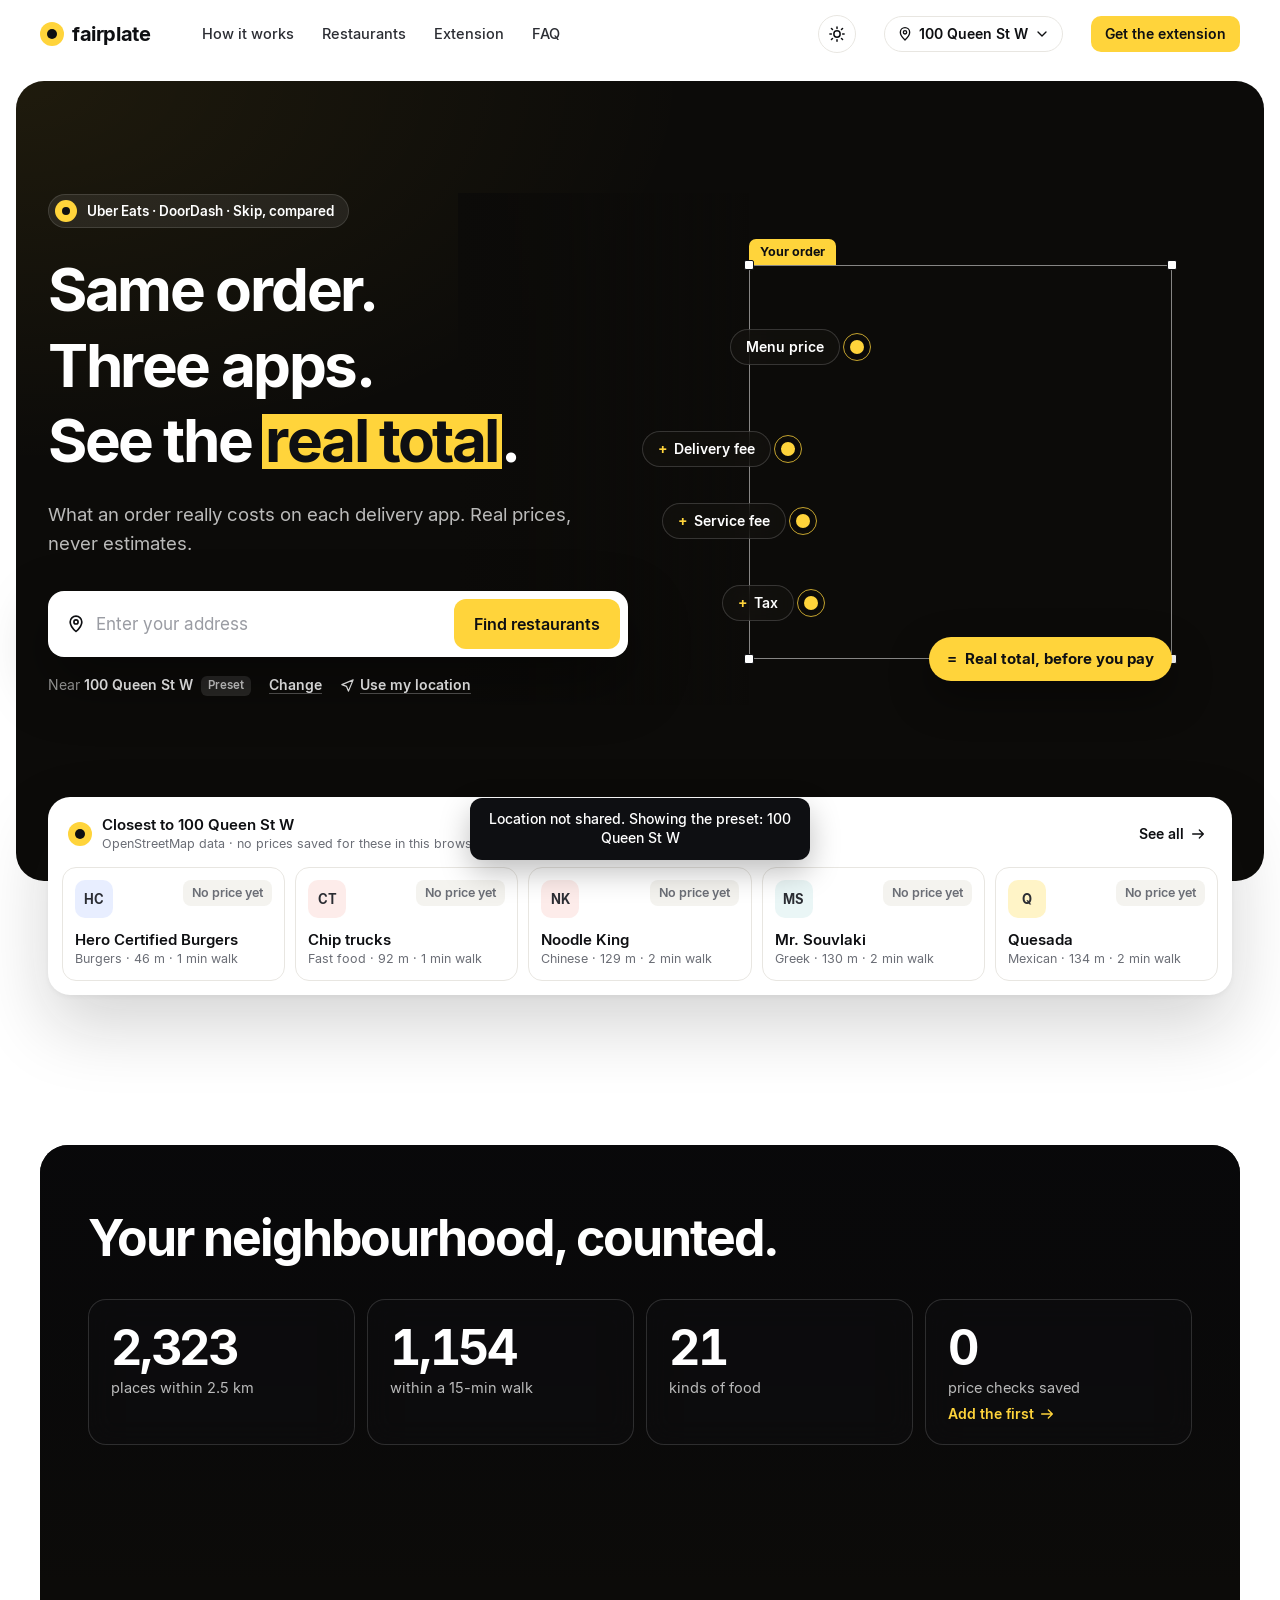
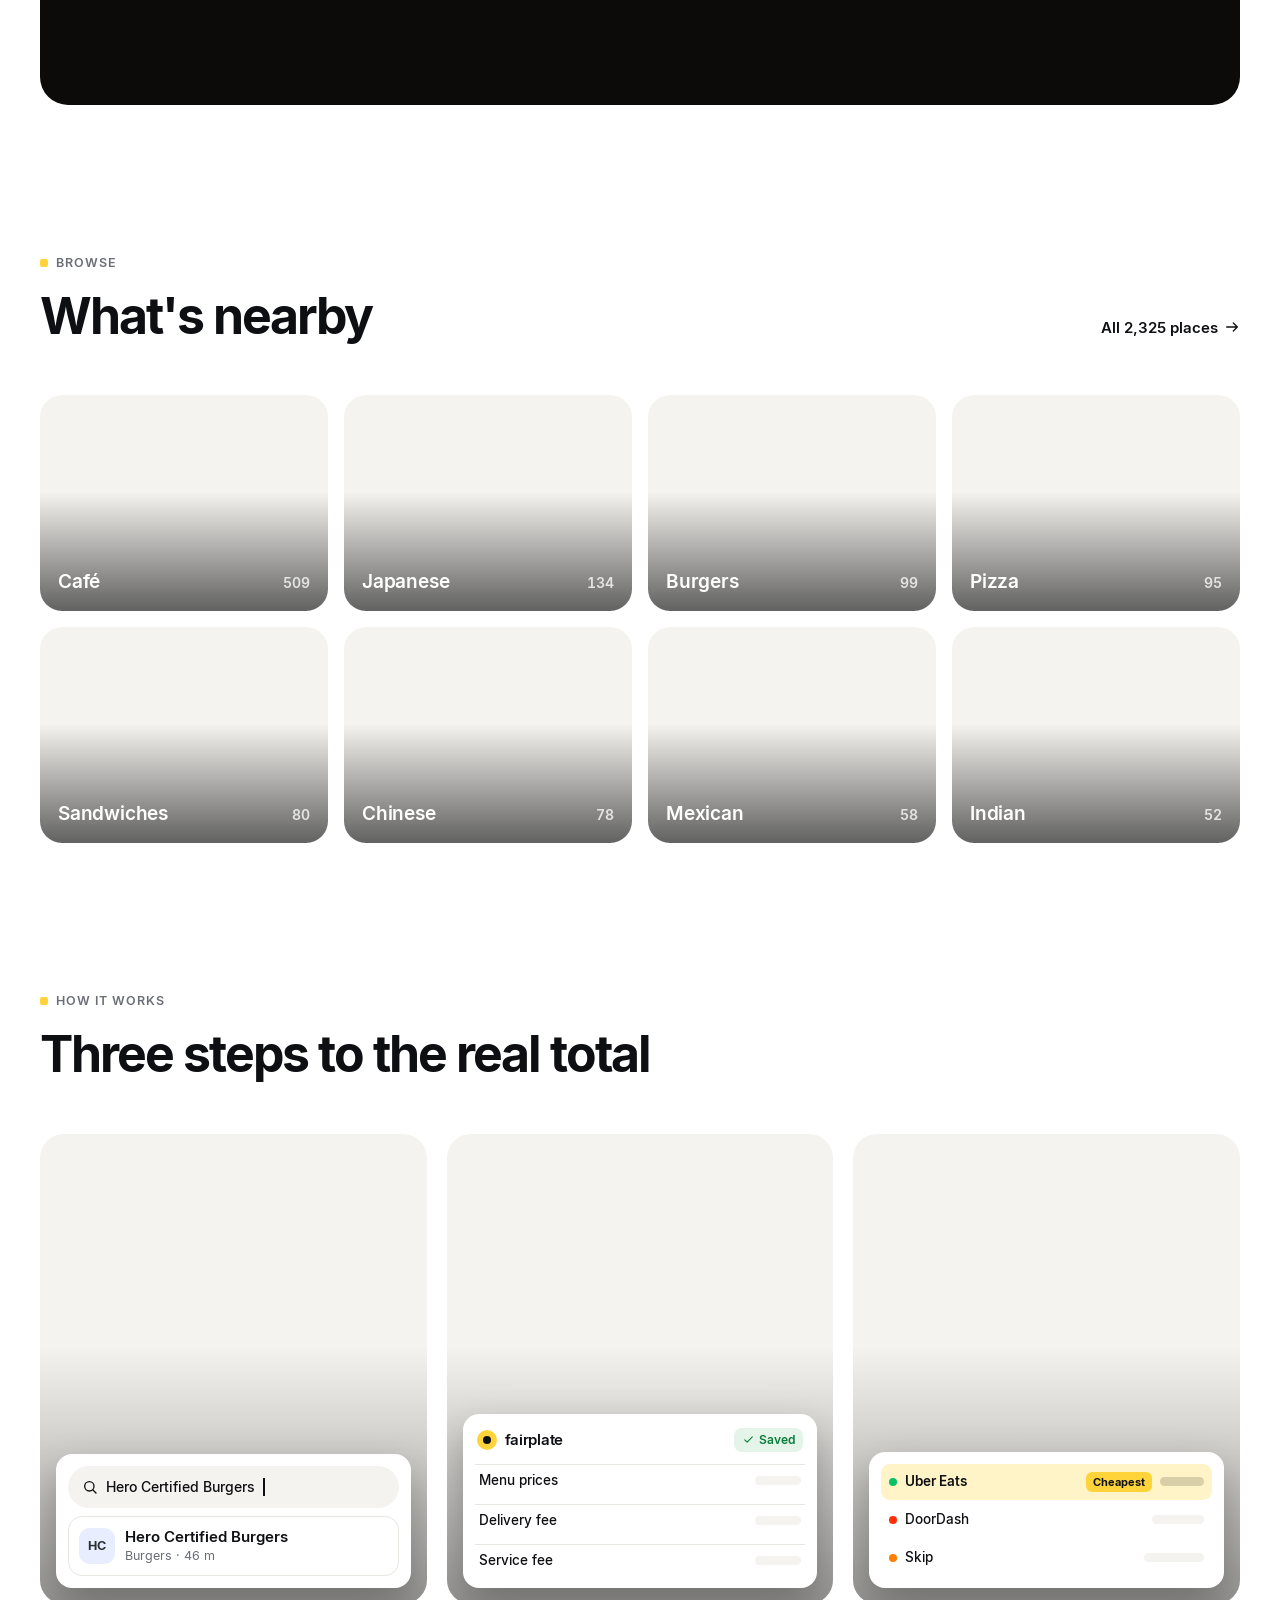
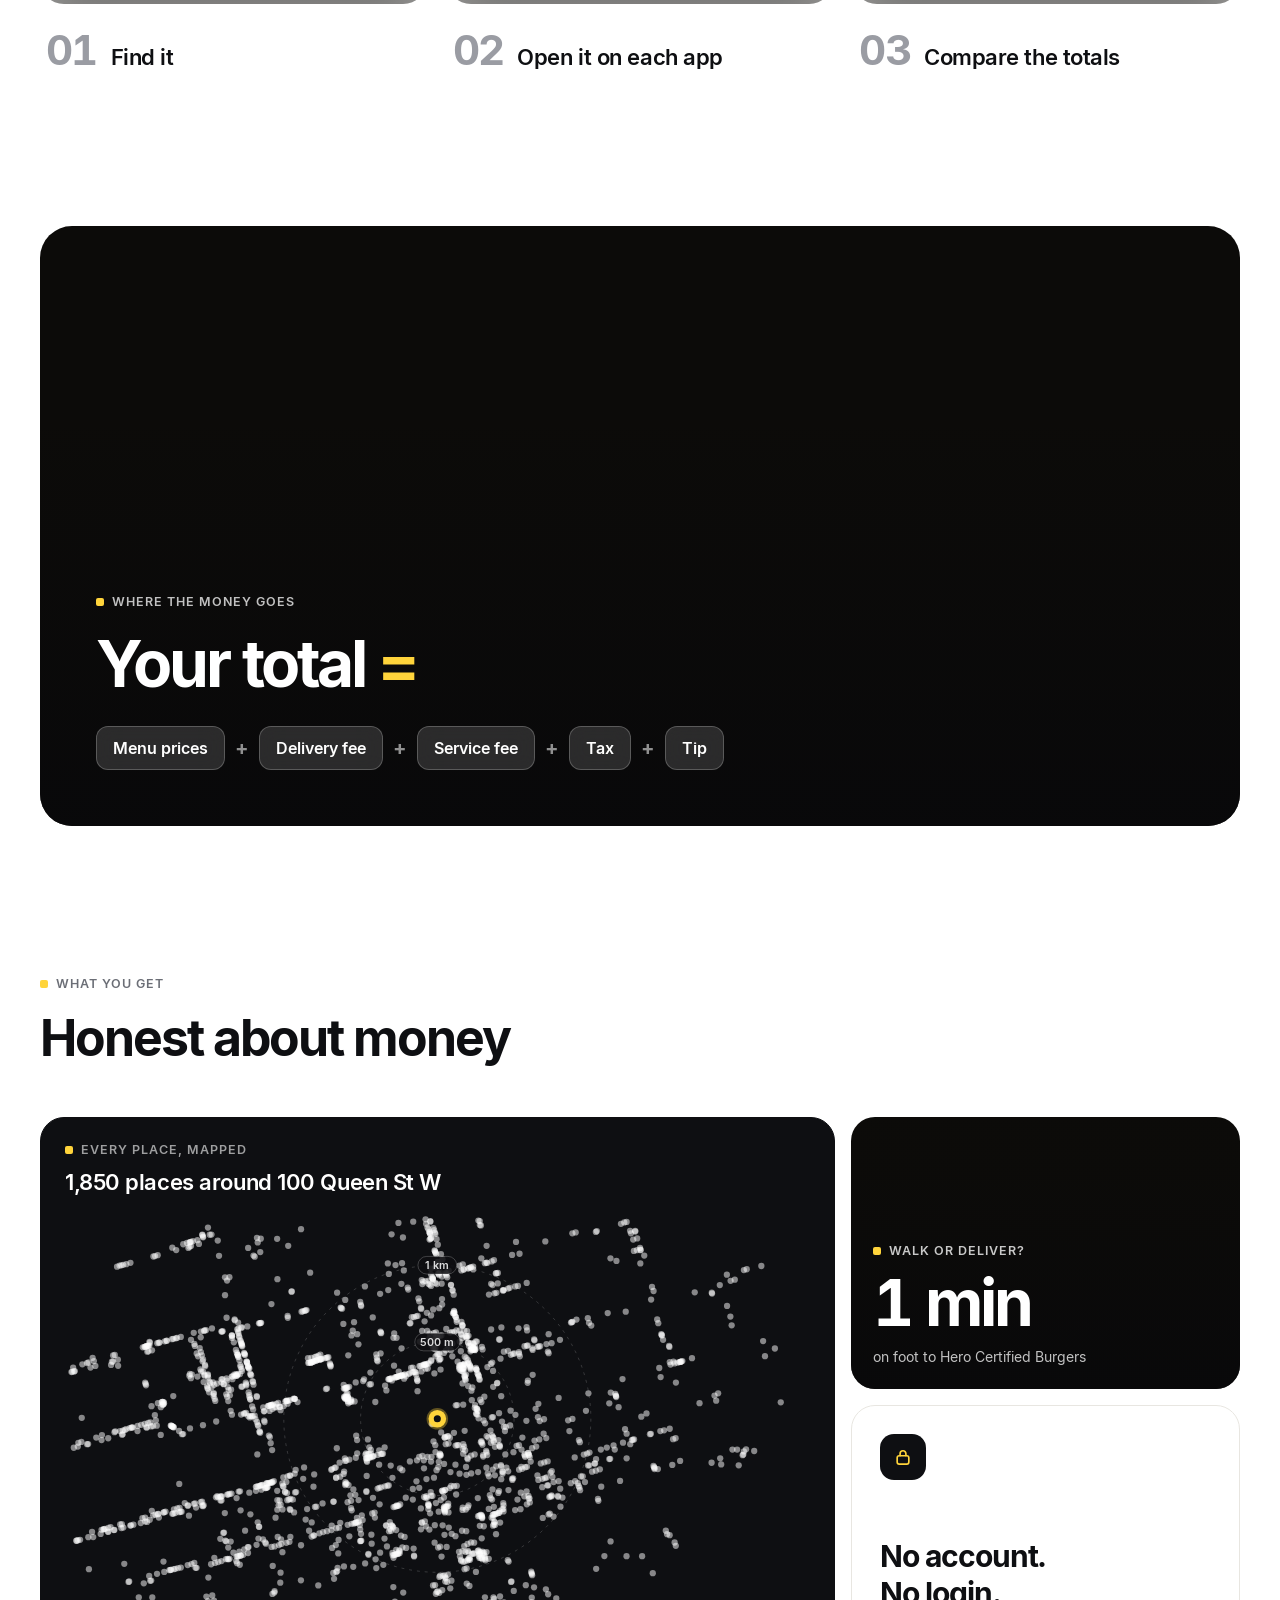
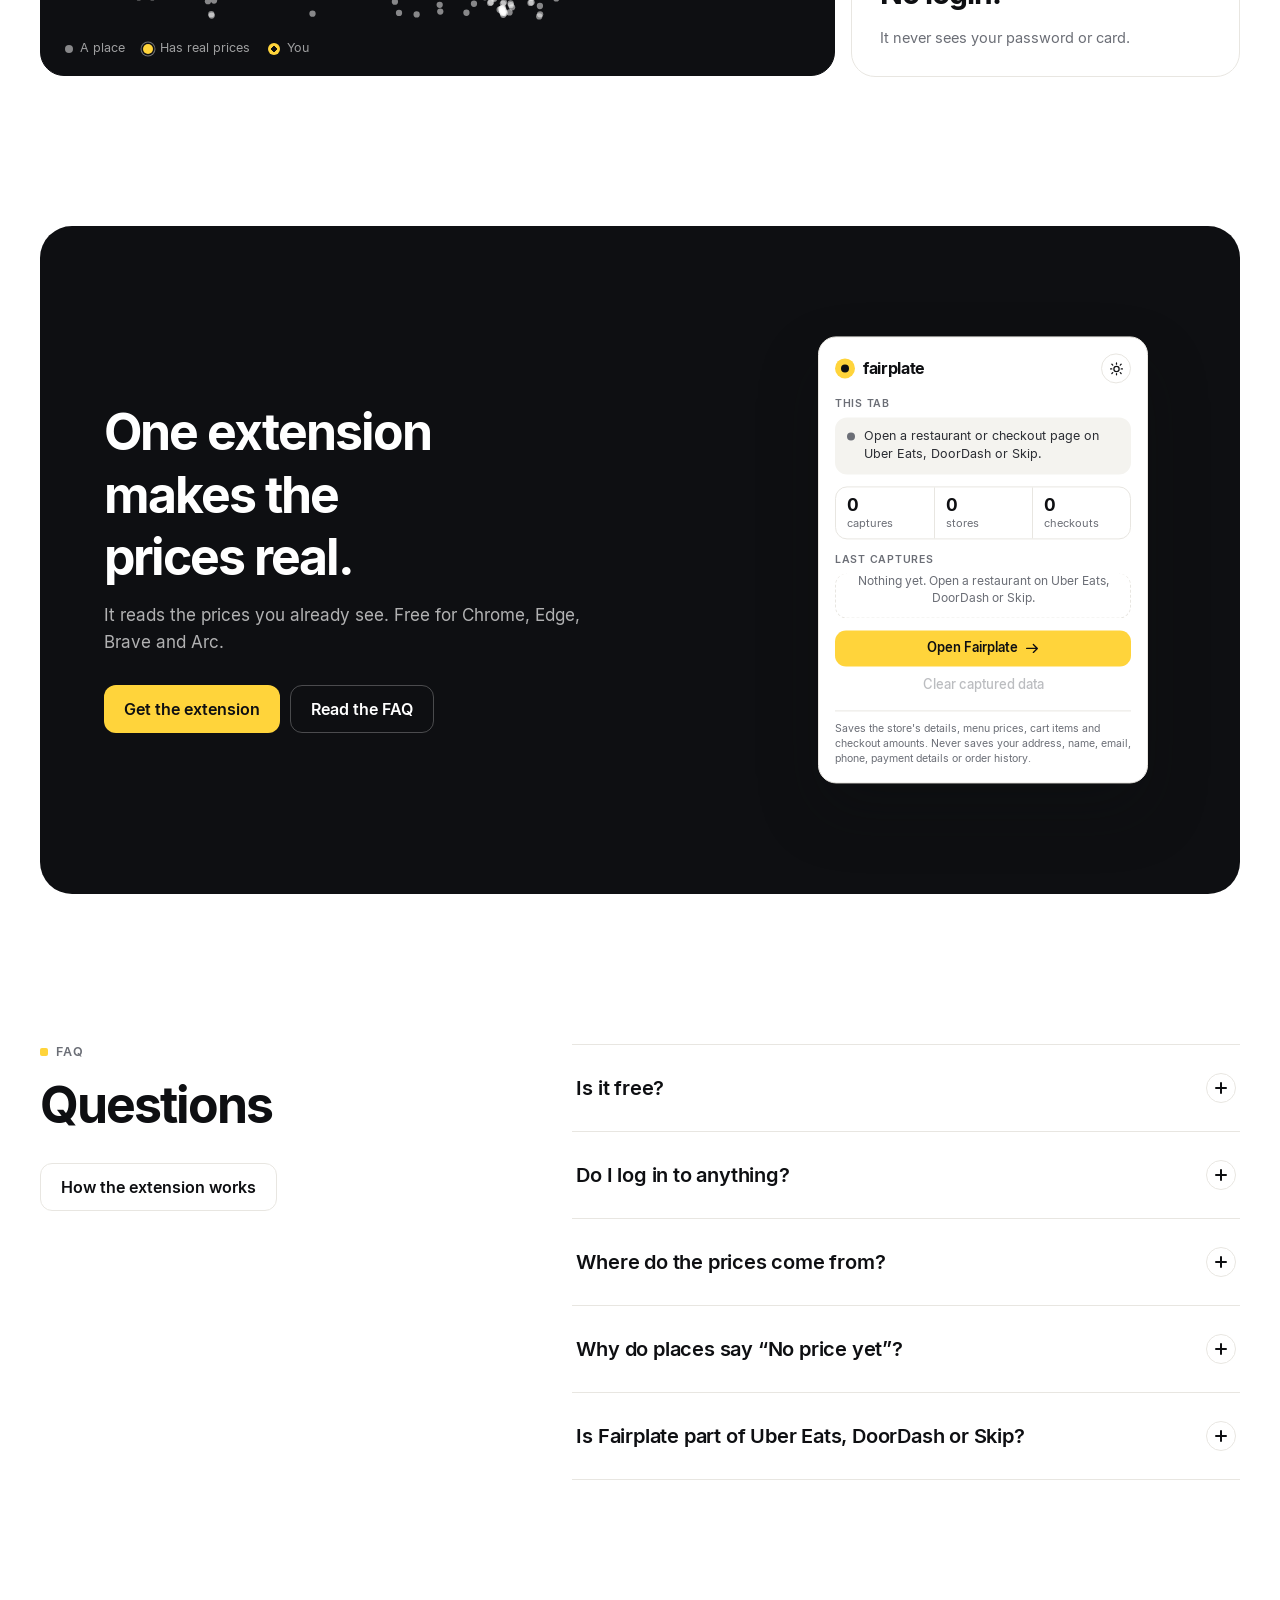
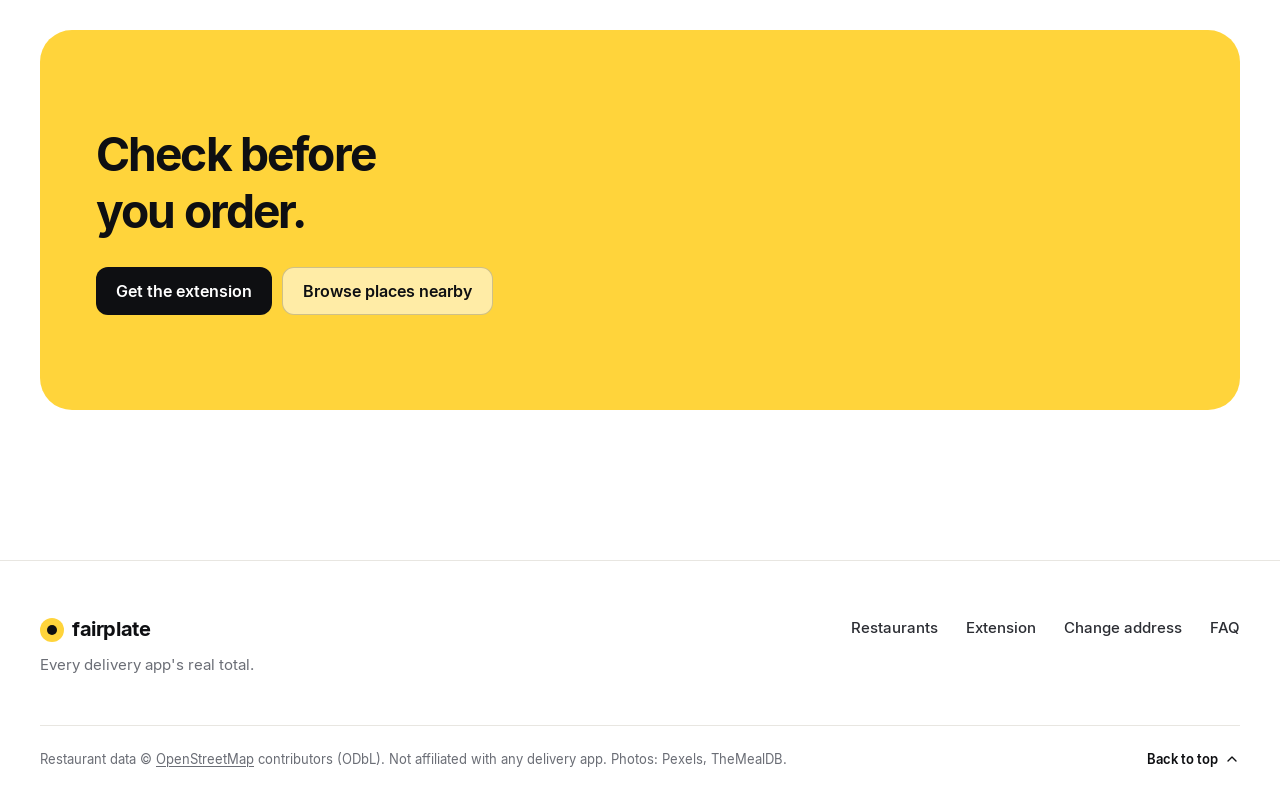
<file: site/index.html>
<!doctype html>
<html lang="en">
<head>
<meta charset="utf-8">
<meta name="viewport" content="width=device-width,initial-scale=1,viewport-fit=cover">
<title>Fairplate</title>
<meta name="description" content="Fairplate checks Uber Eats, DoorDash and Skip and shows the real total, with menu markup, fees and tax included.">
<meta name="theme-color" content="#FFD43B">
<link rel="icon" href="data:image/svg+xml,%3Csvg xmlns='http://www.w3.org/2000/svg' viewBox='0 0 24 24'%3E%3Ccircle cx='12' cy='12' r='12' fill='%23FFD43B'/%3E%3Ccircle cx='12' cy='12' r='5' fill='%230E0F12'/%3E%3C/svg%3E">
<link rel="preload" href="fonts/Inter-Regular.woff" as="font" type="font/woff" crossorigin>
<link rel="preload" href="fonts/Inter-SemiBold.woff" as="font" type="font/woff" crossorigin>
<link rel="stylesheet" href="css/base.css?v=48">
<link rel="stylesheet" href="css/app.css?v=48">
<link rel="stylesheet" href="css/theme.css?v=48">
<link rel="stylesheet" href="css/landing.css?v=48">
<link rel="stylesheet" href="css/feed.css?v=48">
<link rel="stylesheet" href="css/place.css?v=48">
<link rel="stylesheet" href="css/extpage.css?v=48">
<script>/* theme before first paint: saved choice, else the system setting; sample/still (design tests) are always light */
(function () { var t = null; try { t = localStorage.getItem("fairplate-theme"); } catch (e) {}
  if (/[?&](sample|still)\b/.test(location.search)) t = "light"; else if (t !== "light" && t !== "dark") t = matchMedia("(prefers-color-scheme: dark)").matches ? "dark" : "light";
  document.documentElement.setAttribute("data-theme", t); })();</script>
</head>
<body>
<svg width="0" height="0" style="position:absolute" aria-hidden="true">
  <symbol id="i-search" viewBox="0 0 24 24"><circle cx="11" cy="11" r="7"/><path d="M16.5 16.5L21 21"/></symbol>
  <symbol id="i-pin" viewBox="0 0 24 24"><path d="M12 21s-7-6.2-7-11.5a7 7 0 0 1 14 0C19 14.8 12 21 12 21z"/><circle cx="12" cy="9.5" r="2.5"/></symbol>
  <symbol id="i-down" viewBox="0 0 24 24"><path d="M6 9l6 6 6-6"/></symbol>
  <symbol id="i-up" viewBox="0 0 24 24"><path d="M6 15l6-6 6 6"/></symbol>
  <symbol id="i-right" viewBox="0 0 24 24"><path d="M9 6l6 6-6 6"/></symbol>
  <symbol id="i-left" viewBox="0 0 24 24"><path d="M15 6l-6 6 6 6"/></symbol>
  <symbol id="i-back" viewBox="0 0 24 24"><path d="M20 12H4M10 6l-6 6 6 6"/></symbol>
  <symbol id="i-arrow" viewBox="0 0 24 24"><path d="M4 12h16M14 6l6 6-6 6"/></symbol>
  <symbol id="i-heart" viewBox="0 0 24 24"><path d="M12 20s-7-4.4-7-10a4 4 0 0 1 7-2.6A4 4 0 0 1 19 10c0 5.6-7 10-7 10z"/></symbol>
  <symbol id="i-bell" viewBox="0 0 24 24"><path d="M6 17v-6a6 6 0 1 1 12 0v6l1.5 2h-15z"/><path d="M10 21.5h4"/></symbol>
  <symbol id="i-bag" viewBox="0 0 24 24"><path d="M5 8h14l-1.2 12H6.2z"/><path d="M9 8V6a3 3 0 0 1 6 0v2"/></symbol>
  <symbol id="i-x" viewBox="0 0 24 24"><path d="M6 6l12 12M18 6L6 18"/></symbol>
  <symbol id="i-clock" viewBox="0 0 24 24"><circle cx="12" cy="12" r="9"/><path d="M12 7v5l3 2"/></symbol>
  <symbol id="i-info" viewBox="0 0 24 24"><circle cx="12" cy="12" r="9"/><path d="M12 11v5M12 8h.01"/></symbol>
  <symbol id="i-check" viewBox="0 0 24 24"><path d="M5 12.5l4.5 4.5L19 7"/></symbol>
  <symbol id="i-home" viewBox="0 0 24 24"><path d="M4 11l8-7 8 7v9h-5v-6H9v6H4z"/></symbol>
  <symbol id="i-chart" viewBox="0 0 24 24"><path d="M4 20h16"/><path d="M5 15l4.5-4.5 3.5 3.5L19 7"/></symbol>
  <symbol id="i-user" viewBox="0 0 24 24"><circle cx="12" cy="8" r="4"/><path d="M4 21c1.5-4 4.5-6 8-6s6.5 2 8 6"/></symbol>
  <symbol id="i-share" viewBox="0 0 24 24"><path d="M12 4v11M7.5 8.5L12 4l4.5 4.5M5 14v6h14v-6"/></symbol>
  <symbol id="i-sliders" viewBox="0 0 24 24"><path d="M4 7h9M17 7h3M4 17h3M11 17h9"/><circle cx="15" cy="7" r="2"/><circle cx="9" cy="17" r="2"/></symbol>
  <symbol id="i-more" viewBox="0 0 24 24"><circle cx="5" cy="12" r="1.2"/><circle cx="12" cy="12" r="1.2"/><circle cx="19" cy="12" r="1.2"/></symbol>
  <symbol id="i-store" viewBox="0 0 24 24"><path d="M4 9l1.5-5h13L20 9v11H4z"/><path d="M9 20v-6h6v6M4 9h16"/></symbol>
  <symbol id="i-minus" viewBox="0 0 24 24"><path d="M6 12h12"/></symbol>
  <symbol id="i-plus" viewBox="0 0 24 24"><path d="M12 6v12M6 12h12"/></symbol>
  <symbol id="i-menu" viewBox="0 0 24 24"><path d="M4 7h16M4 12h16M4 17h16"/></symbol>
  <symbol id="i-tag" viewBox="0 0 24 24"><path d="M3 12V4h8l10 10-8 8z"/><circle cx="7.5" cy="7.5" r="1.3"/></symbol>
  <symbol id="i-ext" viewBox="0 0 24 24"><path d="M14 4h6v6M20 4l-9 9M18 14v6H4V6h6"/></symbol>
  <symbol id="i-loc" viewBox="0 0 24 24"><path d="M21 3L3 10.5l7.5 3 3 7.5z"/></symbol>
  <symbol id="i-bolt" viewBox="0 0 24 24"><path d="M13 3L5 14h6l-1 7 8-11h-6z"/></symbol>
  <symbol id="i-walk" viewBox="0 0 24 24"><circle cx="13" cy="4.5" r="1.8"/><path d="M11 21l2-6-3-3 1-4 4 3 3 1M9 12l-2 3"/></symbol>
</svg>
<main id="app"></main>
<script src="js/data.js?v=48"></script>
<script src="js/engine.js?v=48"></script>
<script src="js/ui.js?v=48"></script>
<script src="js/places.js?v=48"></script>
<script src="js/prices.js?v=48"></script>
<script src="js/views-web.js?v=48"></script>
<script src="js/views-app.js?v=48"></script>
<script src="js/hours.js?v=48"></script>
<script src="js/views-real.js?v=48"></script>
<script src="js/views-place.js?v=48"></script>
<script src="js/views-extpage.js?v=48"></script>
<script src="js/views-landing.js?v=48"></script>
<script src="js/app.js?v=48"></script>
</body>
</html>
</file>
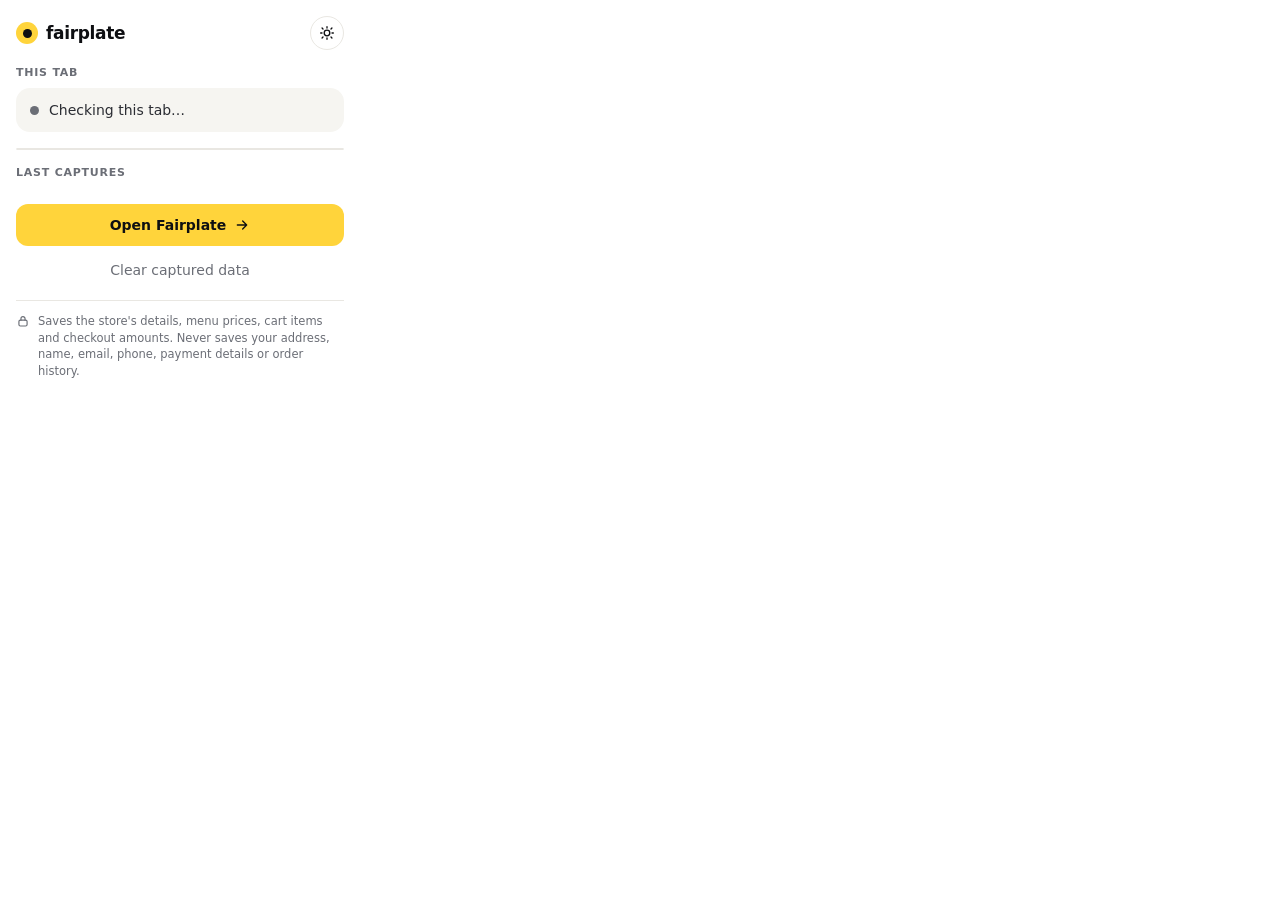
<file: extension/popup.html>
<!doctype html>
<html lang="en">
<head>
<meta charset="utf-8">
<title>Fairplate</title>
<script src="theme.js"></script>
<link rel="stylesheet" href="popup.css">
</head>
<body>
<header class="top">
  <span class="mark" aria-hidden="true"></span><b>fairplate</b><span class="ver" id="ver"></span><span class="sp"></span>
  <button class="icon" id="theme" type="button" aria-label="Switch to dark mode">
    <svg class="sun" viewBox="0 0 24 24" aria-hidden="true"><circle cx="12" cy="12" r="4.2"/><path d="M12 2.5v2M12 19.5v2M4.6 4.6l1.4 1.4M18 18l1.4 1.4M2.5 12h2M19.5 12h2M4.6 19.4 6 18M18 6l1.4-1.4"/></svg>
    <svg class="moon" viewBox="0 0 24 24" aria-hidden="true"><path d="M20 14.5A8 8 0 0 1 9.5 4a8 8 0 1 0 10.5 10.5Z"/></svg>
  </button>
</header>

<section>
  <div class="label">This tab</div>
  <div class="now" id="now" data-state="idle"><span class="dot" aria-hidden="true"></span><p id="status">Checking this tab…</p></div>
</section>

<section class="stats" id="stats" aria-label="Captured so far"></section>

<section>
  <div class="label">Last captures</div>
  <ol class="recent" id="recent"></ol>
</section>

<footer class="actions">
  <button class="btn hl" id="open" type="button">Open Fairplate<svg viewBox="0 0 24 24" aria-hidden="true"><path d="M5 12h14M13 6l6 6-6 6"/></svg></button>
  <button class="btn quiet" id="clear" type="button">Clear captured data</button>
</footer>

<p class="fine"><svg viewBox="0 0 24 24" aria-hidden="true"><rect x="5" y="10.5" width="14" height="10" rx="2.5"/><path d="M8.5 10.5V8a3.5 3.5 0 0 1 7 0v2.5"/></svg><span>Saves the store's details, menu prices, cart items and checkout amounts. Never saves your address, name, email, phone, payment details or order history.</span></p>
<script src="popup.js"></script>
</body>
</html>
</file>
<file: site/css/base.css>
/* Copied from design/screens.html so the site matches the design 1:1. Edit both together. */
@font-face{font-family:"InterL";font-weight:400;font-display:swap;src:url("../fonts/Inter-Regular.woff") format("woff")}
@font-face{font-family:"InterL";font-weight:500;font-display:swap;src:url("../fonts/Inter-Medium.woff") format("woff")}
@font-face{font-family:"InterL";font-weight:600;font-display:swap;src:url("../fonts/Inter-SemiBold.woff") format("woff")}
@font-face{font-family:"InterL";font-weight:700;font-display:swap;src:url("../fonts/Inter-Bold.woff") format("woff")}

:root{
  --ink:#0E0F12;--ink2:#2B2D33;--muted:#6B6E76;--faint:#9A9CA3;--line:#E8E6E1;--soft:#F4F3EF;--paper:#fff;
  --hl:#FFD43B;--hl-soft:#FFF4C7;--save:#0A7D3C;--save-soft:#E4F4E9;--warn:#B42318;--warn-soft:#FDECEA;
  --ue:#06C167;--dd:#FF3008;--skip:#FF8000;
}
*{box-sizing:border-box;margin:0;padding:0}
body{font-family:"InterL",Inter,system-ui,sans-serif;color:var(--ink);background:var(--paper);-webkit-font-smoothing:antialiased;font-size:15px;line-height:1.35}
img{display:block;object-fit:cover}
b,strong{font-weight:600}
.ic{width:20px;height:20px;stroke:currentColor;fill:none;stroke-width:2;stroke-linecap:round;stroke-linejoin:round;flex:none}
.ic.s{width:16px;height:16px}.ic.l{width:24px;height:24px}
.row{display:flex;align-items:center}.col{display:flex;flex-direction:column}
.sp{flex:1}.g4{gap:4px}.g6{gap:6px}.g8{gap:8px}.g10{gap:10px}.g12{gap:12px}.g16{gap:16px}.g20{gap:20px}.g24{gap:24px}
.muted{color:var(--muted)}.faint{color:var(--faint)}.save{color:var(--save)}.warn{color:var(--warn)}
.num{font-variant-numeric:tabular-nums}
.strike{text-decoration:line-through;color:var(--faint)}

/* screens */
.status{height:50px;padding:14px 26px 0 32px;display:flex;justify-content:space-between;font-weight:600;font-size:16px;line-height:1.25}
.status svg{height:12px}
.homebar{position:absolute;left:50%;bottom:8px;width:134px;height:5px;border-radius:3px;background:var(--ink);transform:translateX(-50%)}
.pad{padding:0 20px}

/* brand */
.logo{display:flex;align-items:center;gap:8px;font-weight:700;font-size:20px;line-height:1.2;letter-spacing:-.02em}
.mark{width:24px;height:24px;border-radius:50%;background:var(--hl);position:relative;flex:none}
.mark:after{content:"";position:absolute;inset:7px;border-radius:50%;background:var(--ink)}
.logo.w{color:#fff}

/* app badges */
.ab{width:36px;height:36px;border-radius:10px;display:grid;place-items:center;font-weight:700;font-size:13px;line-height:1.2;color:#fff;flex:none}
.ab.ue{background:#000;color:var(--ue)}.ab.dd{background:var(--dd)}.ab.sk{background:var(--skip)}.ab.st{background:var(--ink2)}
.ab.sm{width:22px;height:22px;border-radius:6px;font-size:9px}
.dot{width:8px;height:8px;border-radius:50%;display:inline-block;flex:none}
.dot.ue{background:var(--ue)}.dot.dd{background:var(--dd)}.dot.sk{background:var(--skip)}

/* controls */
.btn{display:inline-flex;align-items:center;justify-content:center;gap:8px;height:48px;padding:0 20px;border-radius:12px;font-weight:600;font-size:16px;line-height:1.25;border:0}
.btn.ink{background:var(--ink);color:#fff}.btn.hl{background:var(--hl);color:var(--ink)}.btn.ghost{background:var(--paper);color:var(--ink);border:1.5px solid var(--line)}
.btn.sm{height:36px;padding:0 14px;font-size:14px;border-radius:10px}
.btn.full{width:100%}
.pill{display:inline-flex;align-items:center;gap:6px;height:34px;padding:0 14px;border-radius:99px;background:var(--soft);font-weight:500;font-size:14px;line-height:1.25;white-space:nowrap}
.pill.on{background:var(--ink);color:#fff}
.pill.out{background:var(--paper);border:1.5px solid var(--line)}
.chip{display:inline-flex;align-items:center;height:26px;padding:0 10px;border-radius:99px;font-size:12.5px;font-weight:600;line-height:1.25;white-space:nowrap}
.chip.hl{background:var(--hl);color:var(--ink)}.chip.save{background:var(--save-soft);color:var(--save)}.chip.ink{background:var(--ink);color:#fff}.chip.soft{background:var(--soft);color:var(--ink2)}.chip.warn{background:var(--warn-soft);color:var(--warn)}
.search{display:flex;align-items:center;gap:10px;height:46px;padding:0 16px;border-radius:14px;background:var(--soft);color:var(--muted);font-size:15px;line-height:1.3}
.iconbtn{width:40px;height:40px;border-radius:50%;display:grid;place-items:center;background:var(--soft);flex:none}
.iconbtn.w{background:rgba(255,255,255,.92)}
.hr{height:1px;background:var(--line)}
.thick{height:8px;background:var(--soft)}
h1,h2,h3{letter-spacing:-.02em}
.h1{font-size:30px;font-weight:700;line-height:1.2}
.h2{font-size:22px;font-weight:700;line-height:1.25}
.h3{font-size:17px;font-weight:600;line-height:1.3}
.small{font-size:13px;line-height:1.35}.tiny{font-size:12px;line-height:1.35}

/* price compare strip */
.pcs{display:flex;flex-wrap:wrap;gap:4px 6px;font-size:12.5px;line-height:1.3;color:var(--muted)}
.pcs span{padding:2px 7px;border-radius:6px;background:var(--soft);white-space:nowrap}
.pcs .best{background:var(--hl);color:var(--ink);font-weight:600}

/* tab bar */
.tabbar{position:absolute;left:0;right:0;bottom:0;height:84px;background:var(--paper);border-top:1px solid var(--line);display:flex;justify-content:space-around;padding-top:10px}
.tabbar div{display:flex;flex-direction:column;align-items:center;gap:3px;font-size:11px;font-weight:500;line-height:1.3;color:var(--muted);width:64px}
.tabbar .on{color:var(--ink)}
.tabbar .on .ic{stroke-width:2.4}

/* image tiles */
.ph{border-radius:14px;overflow:hidden;background:var(--soft)}
.circle{width:58px;height:58px;border-radius:50%;overflow:hidden}
.tag{position:absolute;left:10px;top:10px}

/* web */
.wtop{height:72px;padding:0 40px;display:flex;align-items:center;gap:20px;border-bottom:1px solid var(--line)}
.seg{display:inline-flex;background:var(--soft);border-radius:99px;padding:4px}
.seg span{height:32px;padding:0 16px;border-radius:99px;display:flex;align-items:center;font-weight:600;font-size:14px;line-height:1.25}
.seg .on{background:var(--ink);color:#fff}
.seg.w .on{background:var(--paper);color:var(--ink);box-shadow:0 1px 3px rgba(0,0,0,.12)}
.card{background:var(--paper);border:1.5px solid var(--line);border-radius:16px}
.radio{width:22px;height:22px;border-radius:50%;border:2px solid var(--faint);flex:none}
.radio.on{border:7px solid var(--ink)}
.check{width:22px;height:22px;border-radius:6px;border:2px solid var(--faint);flex:none}
.tick{width:24px;height:24px;border-radius:50%;display:grid;place-items:center;flex:none}
.tick.y{background:var(--hl)}.tick.k{background:var(--ink);color:#fff}.tick.n{background:var(--soft);color:var(--faint)}
table{border-collapse:collapse}
</file>
<file: site/css/app.css>
/* Page layout + motion on top of base.css (the design system). */
:root{--ease:cubic-bezier(.2,.8,.2,1);--spring:cubic-bezier(.34,1.4,.64,1);--shadow:0 10px 30px rgba(14,15,18,.10)}
html{scroll-behavior:smooth}
body{min-height:100vh;overflow-x:hidden}
a{color:inherit;text-decoration:none}
button{font:inherit;color:inherit;background:none;border:0;cursor:pointer}
input,textarea{font:inherit;color:inherit;border:0;outline:0;background:transparent}
[data-a],[href]{cursor:pointer}
:focus-visible{outline:2.5px solid var(--ink);outline-offset:2px;border-radius:8px}

/* ---------- pages ---------- */
#app{position:relative;min-height:100vh}
.pg{position:relative;background:var(--paper);min-height:100vh}
.pg.webp{min-width:1100px}
.wrap{max-width:1360px;margin:0 auto}

/* mobile app frame: real phones get safe-area padding; ?m=1 (demo) shows the design's status bar */
.pg.app{max-width:430px;margin:0 auto;min-height:100vh;padding-bottom:0}
.status{display:none}
body.demo .status{display:flex}
body:not(.demo) .pg.app{padding-top:env(safe-area-inset-top)}
body:not(.demo) .app .status-gap{height:14px}
body.demo #app{max-width:390px;margin:0 auto;box-shadow:0 0 0 1px var(--line)}
body.demo .pg.app{max-width:390px;min-height:844px}
.pg.app .tabbar,.pg.app .bottombar{position:fixed;left:50%;transform:translateX(-50%);width:100%;max-width:430px;z-index:20}
body.demo .pg.app .tabbar,body.demo .pg.app .bottombar{max-width:390px}
.pg.app .homebar{position:fixed;display:none}
body.demo .pg.app .homebar{display:block;z-index:30}
.bottombar{bottom:0;background:var(--paper)}
.scroll-x{overflow-x:auto;scrollbar-width:none;-webkit-overflow-scrolling:touch}
.scroll-x::-webkit-scrollbar{display:none}
.tab-spacer{height:100px}.bar-spacer{height:130px}

.tabbar a{display:flex;flex-direction:column;align-items:center;gap:3px;font-size:11px;font-weight:500;line-height:1.3;color:var(--muted);width:64px}
.tabbar a.on{color:var(--ink)}.tabbar a.on .ic{stroke-width:2.4}

/* ---------- interaction polish ---------- */
.btn,.pill,.iconbtn,.chip,.seg span{transition:transform .18s var(--ease),background-color .2s,color .2s,box-shadow .2s,border-color .2s,opacity .2s}
.btn:active,.pill:active,.iconbtn:active{transform:scale(.96)}
.btn.ink:hover{background:#26282e}.btn.hl:hover{background:#ffcd1f}.btn.ghost:hover{border-color:var(--ink)}
.pill:hover:not(.on){background:#eae8e2}.pill.out:hover{border-color:var(--ink);background:var(--paper)}
.iconbtn:hover{background:#eae8e2}.iconbtn.w:hover{background:#fff}
.lift{transition:transform .35s var(--ease),box-shadow .35s var(--ease)}
.lift:hover{transform:translateY(-4px);box-shadow:var(--shadow)}
.zoom{overflow:hidden}.zoom img{transition:transform .7s var(--ease)}
.lift:hover .zoom img,.zoom:hover img{transform:scale(1.05)}
.heart svg{transition:transform .3s var(--spring),fill .2s}
.heart.on svg{fill:var(--dd);stroke:var(--dd);animation:pop .45s var(--spring)}
.row-link{transition:background-color .2s;border-radius:12px}
.row-link:hover{background:var(--soft)}
.disabled{pointer-events:none;opacity:.45}
.check.on{background:var(--save);border-color:var(--save);display:grid;place-items:center;color:#fff}
.check.on svg{animation:pop .35s var(--spring)}

/* segmented control with a sliding thumb */
.seg{position:relative;isolation:isolate}
.seg .thumb{position:absolute;top:4px;bottom:4px;border-radius:99px;background:var(--ink);z-index:-1;transition:left .38s var(--ease),width .38s var(--ease)}
.seg.w .thumb{background:var(--paper);box-shadow:0 1px 3px rgba(0,0,0,.12)}
.seg.slid span.on{background:transparent!important;box-shadow:none!important}
.seg span{cursor:pointer;user-select:none}

/* ---------- entrance + motion ---------- */
@keyframes fadeUp{from{opacity:0;transform:translateY(16px)}to{opacity:1;transform:none}}
@keyframes fadeIn{from{opacity:0}to{opacity:1}}
@keyframes pop{0%{transform:scale(.6)}60%{transform:scale(1.12)}100%{transform:scale(1)}}
@keyframes rise{from{opacity:0;transform:translateY(40px) scale(.98)}to{opacity:1;transform:none}}
@keyframes lineUp{from{opacity:0;transform:translateY(105%)}to{opacity:1;transform:none}}
@keyframes kenburns{from{transform:scale(1.12)}to{transform:scale(1)}}
@keyframes shimmer{from{background-position:-160px 0}to{background-position:160px 0}}
@keyframes spin{to{transform:rotate(360deg)}}
@keyframes bump{0%,100%{transform:scale(1)}40%{transform:scale(1.35)}}
@keyframes sheetUp{from{transform:translateY(100%)}to{transform:none}}
@keyframes sheetDown{from{transform:none}to{transform:translateY(100%)}}
@keyframes grow{from{width:0}}
@keyframes draw{to{stroke-dashoffset:0}}
@keyframes toastIn{from{opacity:0;transform:translate(-50%,20px) scale(.96)}to{opacity:1;transform:translate(-50%,0)}}

[data-stagger]>*{animation:fadeUp .6s var(--ease) both;animation-delay:calc(var(--i,0) * 55ms + var(--d,0ms))}
.fade-in{animation:fadeIn .5s var(--ease) both}
.pop{animation:pop .45s var(--spring) both}
.bump{animation:bump .5s var(--spring)}
.reveal{opacity:0;transform:translateY(34px);transition:opacity .8s var(--ease),transform .8s var(--ease);transition-delay:var(--rd,0ms)}
.reveal.in{opacity:1;transform:none}

/* hero */
.hero-img{animation:kenburns 2.6s var(--ease) both}
.hero-line{display:block;overflow:hidden;padding-bottom:.06em;margin-bottom:-.06em}
.hero-line>span{display:inline-block;animation:lineUp .9s var(--ease) both;animation-delay:var(--d,0ms)}
.hero-in{animation:fadeUp .8s var(--ease) both;animation-delay:var(--d,0ms)}
.hero-card{animation:rise .9s var(--ease) both;animation-delay:.55s}

/* price checking: rows shimmer, then resolve one by one */
.chk .val{transition:opacity .3s}
.chk.pending .val{opacity:0}
.chk .skel{display:none;height:14px;width:64px;border-radius:7px;background:linear-gradient(90deg,var(--soft) 0,#e6e4de 50%,var(--soft) 100%);background-size:320px 100%;animation:shimmer 1.1s linear infinite}
.chk.pending .skel{display:block}
.chk.pending .ab{position:relative}
.chk.pending .ab::after{content:"";position:absolute;inset:-4px;border-radius:13px;border:2px solid transparent;border-top-color:var(--ink);animation:spin .8s linear infinite}
.chk.done{animation:none}
.chk .later{transition:opacity .35s .1s}
.chk.pending .later{opacity:0}
.winbox{transition:border-color .45s var(--ease),box-shadow .45s var(--ease),background-color .45s}
.checking .winbox{border-color:transparent!important;box-shadow:none!important}
.banner-msg{display:inline-flex;align-items:center;gap:6px}
.banner-msg svg{animation:pop .4s var(--spring)}
.mini-spin{width:14px;height:14px;border-radius:50%;border:2px solid rgba(14,15,18,.25);border-top-color:var(--ink);animation:spin .7s linear infinite;flex:none}

/* item sheet */
.sheet-bg{animation:fadeIn .35s var(--ease) both}
.sheet{animation:sheetUp .55s var(--ease) both}
.sheet.closing{animation:sheetDown .35s var(--ease) both}
.bar-fill{animation:grow 1s var(--ease) both;animation-delay:calc(var(--i,0) * 90ms + 300ms)}
.acc{overflow:hidden;transition:height .4s var(--ease)}

/* chart */
.chart .line{stroke-dasharray:var(--len);stroke-dashoffset:var(--len);animation:draw 1.3s var(--ease) .15s forwards}
.chart .area{animation:fadeIn .8s var(--ease) .9s both}
.chart .dot{transform-box:fill-box;transform-origin:center;animation:pop .5s var(--spring) 1.25s both}
.marker{transition:left 1s var(--ease)}

/* toast */
.toast{position:fixed;left:50%;bottom:110px;transform:translateX(-50%);background:var(--ink);color:#fff;padding:12px 18px;border-radius:12px;font-weight:500;font-size:14px;line-height:1.35;z-index:100;box-shadow:0 12px 30px rgba(0,0,0,.25);animation:toastIn .4s var(--spring) both;max-width:340px;text-align:center}
.webp~.toast,.toast.web{bottom:40px}

/* collapse (recent search rows, welcome banner) */
.collapse{overflow:hidden;transition:height .35s var(--ease),opacity .25s,margin .35s var(--ease),padding .35s var(--ease)}

/* view transitions between pages */
::view-transition-old(root){animation:.22s var(--ease) both vtOut}
::view-transition-new(root){animation:.42s var(--ease) both vtIn}
@keyframes vtOut{to{opacity:0;transform:translateY(-8px)}}
@keyframes vtIn{from{opacity:0;transform:translateY(14px)}}
html[data-dir=back]::view-transition-new(root){animation-name:vtInBack}
@keyframes vtInBack{from{opacity:0;transform:translateY(-14px)}}
::view-transition-group(*){animation-duration:.55s;animation-timing-function:var(--ease)}

/* footer */
.foot{border-top:1px solid var(--line);padding:28px 40px 36px;color:var(--muted);font-size:13px;line-height:1.5}

@media (prefers-reduced-motion:reduce){
  *,*::before,*::after{animation-duration:1ms!important;animation-delay:0ms!important;transition-duration:1ms!important;scroll-behavior:auto!important}
  .reveal{opacity:1;transform:none}
}
body.still *,body.still *::before,body.still *::after{animation-duration:1ms!important;animation-delay:0ms!important;transition-duration:1ms!important;transition-delay:0ms!important}
body.still .reveal{opacity:1;transform:none}

/* verification mode (?still=1&m=1): pin the phone column to x=0 so headless captures line up with the design renders */
body.still.demo #app{margin:0}
body.still.demo .pg.app .tabbar,body.still.demo .pg.app .bottombar{left:0;transform:none}
body.still.demo .pg.app .homebar{left:195px}

/* icon-only links/buttons: no text line box, so they're exactly the icon's height (matches the design's bare <svg>) */
.ico{display:inline-grid;place-items:center;line-height:0}  /* set by app.js on links/buttons that hold only an icon */
/* real-place name tile (views-real.js photo) */
.nametile{display:flex;flex-direction:column;justify-content:space-between;padding:16px 18px;color:var(--ink);text-align:left}
.nametile b{font-weight:700;letter-spacing:-.02em;line-height:1.25;display:-webkit-box;-webkit-line-clamp:3;-webkit-box-orient:vertical;overflow:hidden}
.nametile span{font-size:12px;font-weight:600;text-transform:uppercase;letter-spacing:.06em;line-height:1.25;opacity:.6}
/* real menu prices side by side (views-real.js menuTable) */
.mt{width:100%;font-size:13.5px;line-height:1.35}
.mt th{text-align:right;font-weight:600;padding:8px 0 8px 12px;border-bottom:1.5px solid var(--line);vertical-align:bottom;white-space:nowrap}
.mt td{text-align:right;padding:9px 0 9px 12px;border-bottom:1px solid var(--line);vertical-align:top;white-space:nowrap}
.mt th:first-child,.mt td:first-child{text-align:left;padding-left:0;white-space:normal;width:100%}
.mt td:first-child b{font-weight:500}
.mt .p{display:inline-block;padding:1px 6px;border-radius:6px;margin-right:-6px}
.mt .best .p{background:var(--hl);font-weight:700}
.mt tbody[hidden]{display:none}
</file>
<file: site/css/theme.css>
/* Light + dark themes for the real site. index.html sets <html data-theme> before first paint
   (saved choice, else the system setting). Sample/still mode is always light, so the design pixel tests never change.
   Light values below equal what base.css already paints; dark overrides live only under [data-theme=dark]. */
:root{
  --card:#fff;--inv:#0E0F12;--on-inv:#fff;--on-hl:#0E0F12;--stage:#0c0b09;--nav:rgba(255,255,255,.86);--dim:rgba(14,15,18,.16);
  --t0:#FFF4C7;--t1:#E4F4E9;--t2:#FDECEA;--t3:#E8EEFF;--t4:#F4E8FF;--t5:#EAF6F6;
}
:root[data-theme=dark]{
  color-scheme:dark;
  --ink:#F4F3EF;--ink2:#D6D4CE;--muted:#9D9B95;--faint:#6F6D68;--line:#2A2A2F;--soft:#1B1B1F;--paper:#0E0E10;--card:#151518;
  --hl-soft:#2E2914;--save:#3DD68C;--save-soft:#0F2A1C;--warn:#FF8A7A;--warn-soft:#3A1715;
  --inv:#1C1C21;--on-inv:#fff;--nav:rgba(14,14,16,.78);--dim:rgba(255,255,255,.14);
  --t0:#3A3318;--t1:#16301F;--t2:#3A1D1A;--t3:#1B2544;--t4:#2D2040;--t5:#15302F;
  --shadow:0 18px 44px rgba(0,0,0,.5),0 2px 6px rgba(0,0,0,.35);
}

/* shared components: --ink is light text in dark mode, so anything painted with it as a surface needs dark text */
:root[data-theme=dark] .btn.ink,:root[data-theme=dark] .pill.on,:root[data-theme=dark] .chip.ink,:root[data-theme=dark] .seg .on,
:root[data-theme=dark] .tick.k,:root[data-theme=dark] .toast{color:var(--paper)}
:root[data-theme=dark] .btn.hl,:root[data-theme=dark] .chip.hl,:root[data-theme=dark] .pcs .best,:root[data-theme=dark] .tick.y,:root[data-theme=dark] .mt .best .p{color:var(--on-hl)}
:root[data-theme=dark] .mark:after{background:var(--on-hl)}
:root[data-theme=dark] .card{background:var(--card)}
:root[data-theme=dark] .btn.ghost{background:transparent}
:root[data-theme=dark] .btn.ink:hover{background:#fff}
:root[data-theme=dark] .skel{background:linear-gradient(90deg,var(--soft) 0,#26262b 50%,var(--soft) 100%);background-size:320px 100%}
:root[data-theme=dark] .ab.ue{box-shadow:inset 0 0 0 1px rgba(255,255,255,.12)}
:root[data-theme=dark] img{filter:brightness(.94)}
:root[data-theme=dark] .lp-art img,:root[data-theme=dark] .lp-browser img{filter:none}

/* theme switch (landing nav + desktop top bar) */
.themebtn{width:38px;height:38px;border-radius:50%;display:grid;place-items:center;border:1.5px solid var(--line);color:var(--ink);flex:none;transition:border-color .2s,transform .3s var(--spring)}
.themebtn:hover{border-color:var(--ink)}
.themebtn:active{transform:scale(.92)}
.themebtn .ic{width:18px;height:18px}
.themebtn .moon,:root[data-theme=dark] .themebtn .sun{display:none}
:root[data-theme=dark] .themebtn .moon{display:block}
html.theming,html.theming *{transition:background-color .35s ease,border-color .35s ease,color .35s ease!important}

/* fields draw their own focus ring around the whole bar, so the input inside doesn't get a second, square-ish outline */
.lp .lp-addr input:focus-visible,.search input:focus-visible{outline:none}
.search{transition:box-shadow .2s}
.search:focus-within{box-shadow:0 0 0 3px rgba(255,212,59,.6)}
</file>
<file: site/css/landing.css>
/* Real-mode landing (js/views-landing.js). Scoped under .lp so it never touches other pages. References: research/mobbin/landing/refs.md */
.lp.pg.webp{min-width:0;background:var(--paper)}
.lp .lp-w{max-width:1264px;margin:0 auto;padding:0 32px}
.lp .lp-sec{padding-top:150px;scroll-margin-top:72px}
.lp .num{font-variant-numeric:tabular-nums}
.lp .logo{line-height:1.25}   /* "fairplate" has a descender */
.lp .lp-kick{display:flex;align-items:center;gap:8px;font-size:12.5px;font-weight:600;letter-spacing:.08em;text-transform:uppercase;line-height:1.3;color:var(--muted)}
.lp .lp-kick:before{content:"";width:8px;height:8px;border-radius:2px;background:var(--hl)}
.lp .lp-h2{font-size:clamp(36px,3.9vw,58px);font-weight:700;letter-spacing:-.04em;line-height:1.25;margin-top:14px;max-width:820px}
.lp .lp-sub{font-size:17px;line-height:1.55;color:var(--muted);max-width:460px}
.lp .lp-head{display:flex;align-items:flex-end;justify-content:space-between;gap:48px;margin-bottom:48px}
.lp .lp-more{display:inline-flex;align-items:center;gap:6px;flex:none;padding-bottom:10px;font-size:15px;font-weight:600;line-height:1.3}
.lp .lp-more .ic{transition:transform .25s var(--ease)}.lp .lp-more:hover .ic{transform:translateX(3px)}
.lp .lp-empty{padding:28px 6px;color:var(--muted);font-size:14px;line-height:1.5}
.lp .lp-sk{display:inline-block;width:64px;height:10px;border-radius:6px;background:linear-gradient(90deg,var(--soft) 0,var(--line) 50%,var(--soft) 100%);background-size:320px 100%;animation:shimmer 1.6s linear infinite}
.lp .lp-pc{display:inline-flex;align-items:center;height:26px;padding:0 9px;border-radius:8px;background:var(--soft);color:var(--muted);font-size:12.5px;font-weight:600;line-height:1.3;white-space:nowrap;flex:none}
.lp .lp-pc.best{background:var(--hl);color:var(--on-hl)}
.lp .lp-pc.real,.lp .pcs .real{background:var(--hl-soft);color:var(--ink);font-weight:600}   /* a real total; full yellow (.best) only marks the cheapest of matching carts */
.lp .lp-pcs{display:flex;flex-direction:column;align-items:flex-end;gap:4px;flex:none}
.lp .lp-pcn{font-size:11.5px;font-weight:600;line-height:1.3;color:var(--muted)}   /* carts differ: nothing is marked cheapest */
.lp .lp-pc.lg{height:36px;padding:0 14px;font-size:15px;border-radius:10px}
.lp .lp-nt{width:42px;height:42px;border-radius:11px;display:grid;place-items:center;font-weight:700;font-size:14px;line-height:1.25;color:var(--ink2);flex:none}
.lp .lp-bmid{flex:1;min-width:0}
.lp .lp-bmid b,.lp .lp-bmid span{display:block;overflow:hidden;text-overflow:ellipsis;white-space:nowrap}
.lp .lp-bmid b{font-size:15px;line-height:1.35}
.lp .lp-bmid span{font-size:12.5px;line-height:1.4;color:var(--muted)}

/* ---------- nav ---------- */
.lp .lp-nav{position:sticky;top:0;z-index:50;background:var(--nav);backdrop-filter:saturate(1.4) blur(14px);-webkit-backdrop-filter:saturate(1.4) blur(14px);border-bottom:1px solid transparent;transition:border-color .3s,box-shadow .3s}
.lp .lp-nav.up{border-bottom-color:var(--line);box-shadow:0 6px 24px rgba(14,15,18,.05)}
.lp .lp-navin{height:68px;display:flex;align-items:center;gap:28px}
.lp .lp-links{display:flex;align-items:center;gap:4px;margin-left:12px}
.lp .lp-links a,.lp .lp-links button{height:36px;padding:0 12px;border-radius:10px;display:inline-flex;align-items:center;font-size:14.5px;font-weight:500;line-height:1.3;color:var(--ink2);transition:background-color .2s}
.lp .lp-links a:hover,.lp .lp-links button:hover{background:var(--soft)}
.lp .lp-addrpill{display:inline-flex;align-items:center;gap:6px;height:36px;padding:0 12px;border-radius:99px;border:1.5px solid var(--line);font-size:14px;font-weight:600;line-height:1.3;max-width:260px;transition:border-color .2s}
.lp .lp-addrpill span{overflow:hidden;text-overflow:ellipsis;white-space:nowrap}
.lp .lp-addrpill:hover{border-color:var(--ink)}

/* ---------- hero: dark stage with the example dish, a selection frame + pins naming the parts of a total, real nearest places on a tray over the edge ---------- */
.lp .lp-hero{padding:12px 16px 0}
.lp .lp-stage{--mx:0;--my:0;position:relative;min-height:clamp(640px,calc(100vh - 92px),800px);border-radius:28px;background:var(--stage);color:#fff;display:flex;align-items:center;padding:56px 0 128px}
:root[data-theme=dark] .lp .lp-stage{box-shadow:inset 0 0 0 1px rgba(255,255,255,.07)}
.lp .lp-stage:before{content:"";position:absolute;inset:0;border-radius:28px;background:radial-gradient(90% 80% at 0% 0%,rgba(255,212,59,.08),transparent 60%);pointer-events:none}
.lp .lp-hin{position:relative;z-index:3;width:100%}
.lp .lp-hcopy{max-width:min(580px,46vw)}
.lp .lp-art{position:absolute;z-index:1;right:max(3vw,calc((100vw - 1264px)/2 - 60px));top:46%;width:clamp(560px,60vw,880px);aspect-ratio:3/2;margin-top:calc(clamp(560px,60vw,880px)/-3);translate:calc(var(--mx)*-10px) calc(var(--my)*-6px);transition:translate .9s var(--ease)}
.lp .lp-art img{position:absolute;inset:0;width:100%;height:100%;object-fit:cover;-webkit-mask-image:radial-gradient(64% 74% at 63% 52%,#000 56%,transparent 100%),linear-gradient(#000 70%,transparent 97%);-webkit-mask-composite:source-in;mask-image:radial-gradient(64% 74% at 63% 52%,#000 56%,transparent 100%),linear-gradient(#000 70%,transparent 97%);mask-composite:intersect}
.lp .lp-art:after{content:"";position:absolute;inset:0;background:linear-gradient(90deg,#0c0b09 0,rgba(12,11,9,.88) 14%,rgba(12,11,9,0) 38%);pointer-events:none}   /* keeps the fries from showing through the paragraph */
.lp .lp-anno{z-index:1;position:absolute;inset:0;translate:calc(var(--mx)*16px) calc(var(--my)*10px);transition:translate .9s var(--ease)}
.lp .lp-frame{position:absolute;left:38%;top:14%;width:55%;height:77%;border:1.5px solid rgba(255,255,255,.5);border-radius:6px}
.lp .lp-frame i{position:absolute;width:10px;height:10px;background:#fff;border:1.5px solid #0E0F12;border-radius:2px}
.lp .lp-frame i:nth-of-type(1){left:-6px;top:-6px}.lp .lp-frame i:nth-of-type(2){right:-6px;top:-6px}.lp .lp-frame i:nth-of-type(3){left:-6px;bottom:-6px}.lp .lp-frame i:nth-of-type(4){right:-6px;bottom:-6px}
.lp .lp-ftab{position:absolute;left:-1.5px;bottom:calc(100% + 1px);display:inline-flex;align-items:center;height:26px;padding:0 11px;border-radius:7px 7px 0 0;background:var(--hl);color:var(--on-hl);font-size:12.5px;font-weight:700;line-height:1.3;white-space:nowrap}
.lp .lp-hot{position:absolute;display:flex;align-items:center;gap:10px;transform:translate(calc(-100% + 7px),-50%)}
.lp .lp-hot i{position:relative;flex:none;width:14px;height:14px;border-radius:50%;background:var(--hl);box-shadow:0 0 0 3px rgba(12,11,9,.6)}
.lp .lp-hot i:after{content:"";position:absolute;inset:-7px;border-radius:50%;border:1.5px solid rgba(255,212,59,.75);animation:lpPing 2.6s var(--ease) infinite;animation-delay:calc(var(--k)*.4s)}
@keyframes lpPing{0%{opacity:.9;transform:scale(.55)}75%,100%{opacity:0;transform:scale(1.5)}}
.lp .lp-hc{display:inline-flex;align-items:center;gap:6px;height:36px;padding:0 15px;border-radius:99px;background:rgba(20,19,16,.6);border:1px solid rgba(255,255,255,.16);-webkit-backdrop-filter:blur(12px) saturate(1.3);backdrop-filter:blur(12px) saturate(1.3);color:#fff;font-size:14px;font-weight:600;line-height:1.3;white-space:nowrap}
.lp .lp-hc b{color:var(--hl);font-weight:800}
.lp .lp-tot{position:absolute;left:93%;top:91%;transform:translate(-100%,-50%);display:inline-flex;align-items:center;gap:8px;height:44px;padding:0 18px;border-radius:99px;background:var(--hl);color:var(--on-hl);font-size:15px;font-weight:700;line-height:1.3;white-space:nowrap;box-shadow:0 16px 40px rgba(0,0,0,.4)}
.lp .lp-tot b{font-weight:800}
.lp .lp-eyebrow{display:inline-flex;align-items:center;gap:10px;height:34px;padding:0 14px 0 6px;border-radius:99px;background:rgba(255,255,255,.08);border:1px solid rgba(255,255,255,.12);font-size:13.5px;font-weight:600;line-height:1.3}
.lp .lp-eyebrow .mark{width:22px;height:22px}.lp .lp-eyebrow .mark:after{inset:7px}
.lp .lp-h1{font-size:clamp(46px,4.7vw,70px);font-weight:700;letter-spacing:-.04em;line-height:1.25;margin-top:24px}
.lp .lp-h1>span{display:block}
.lp .lp-h1 mark{color:var(--on-hl);background:linear-gradient(var(--hl),var(--hl)) no-repeat 0 58%/100% .92em;padding:0 .06em;margin:0 -.02em}
.lp .lp-lead{font-size:18.5px;line-height:1.55;color:rgba(255,255,255,.72);max-width:540px;margin-top:22px}
.lp .lp-formwrap{--ink:#0E0F12;--ink2:#2B2D33;--muted:#6B6E76;--faint:#9A9CA3;--line:#E8E6E1;--soft:#F4F3EF;--paper:#fff;--card:#fff;--hl-soft:#FFF4C7;--save:#0A7D3C;--save-soft:#E4F4E9;color:var(--ink)}
.lp .lp-formwrap{position:relative;margin-top:34px;max-width:580px;z-index:5}
.lp .lp-addr{display:flex;align-items:center;gap:10px;height:66px;padding:0 8px 0 18px;border-radius:16px;background:var(--paper);box-shadow:0 24px 60px rgba(0,0,0,.4);transition:box-shadow .25s}
.lp .lp-addr:focus-within{box-shadow:0 0 0 5px rgba(255,212,59,.5),0 24px 60px rgba(0,0,0,.4)}
.lp .lp-addr input{flex:1;min-width:0;height:60px;font-size:17px;line-height:1.3}
.lp .lp-addr input::placeholder{color:var(--faint)}
.lp .lp-addr .btn{height:50px;flex:none}
.lp .lp-geo{position:absolute;left:0;right:0;top:calc(100% + 8px);background:var(--paper);border:1px solid var(--line);border-radius:16px;padding:4px 10px;box-shadow:0 24px 60px rgba(14,15,18,.3);animation:fadeUp .25s var(--ease) both}
.lp .lp-geo:empty{display:none}
.lp .lp-geo>.hr:first-child{display:none}
.lp .lp-geo .row-link{padding:0 10px}
.lp .lp-geo b{font-size:15px;line-height:1.35}
.lp .lp-geo>.small{padding:14px 10px!important}
.lp .lp-meta{display:flex;flex-wrap:wrap;align-items:center;gap:6px 18px;margin-top:18px;font-size:14px;line-height:1.45;color:rgba(255,255,255,.6)}
.lp .lp-meta b{color:#fff}
.lp .lp-preset{display:inline-flex;align-items:center;height:20px;margin-left:8px;padding:0 7px;border-radius:6px;background:rgba(255,255,255,.12);color:rgba(255,255,255,.8);font-size:11.5px;font-weight:600;line-height:1.3;vertical-align:1px}
.lp .lp-meta a,.lp .lp-meta button{display:inline-flex;align-items:center;gap:5px;font-weight:600;color:#fff;text-decoration:underline;text-decoration-color:rgba(255,255,255,.3);text-underline-offset:3px;transition:text-decoration-color .2s}
.lp .lp-meta a:hover,.lp .lp-meta button:hover{text-decoration-color:#fff}
.lp .lp-meta .ic{width:15px;height:15px}
.lp .lp-partial{display:flex;align-items:flex-start;gap:8px;max-width:580px;margin-top:14px;padding:10px 14px;border-radius:12px;background:rgba(255,212,59,.14);font-size:13.5px;line-height:1.45;color:#fff}
.lp .lp-partial .ic{margin-top:2px}
.lp .lp-subwarn{display:block;margin-top:8px;font-weight:600;color:var(--ink2)}
.lp .lp-pn{color:var(--faint);font-weight:500;margin-left:2px}
.lp .lp-board{position:relative;z-index:4;margin-top:-84px;background:var(--card);border-radius:22px;padding:14px;box-shadow:0 30px 70px rgba(14,15,18,.18),0 2px 6px rgba(14,15,18,.05)}
.lp .lp-bhead{display:flex;align-items:center;gap:10px;padding:4px 6px 14px}
.lp .lp-bhead>div{flex:1;min-width:0}
.lp .lp-bhead b{display:block;font-size:15px;line-height:1.35}
.lp .lp-bhead span:not(.mark){display:block;font-size:12.5px;line-height:1.4;color:var(--muted)}
.lp .lp-ball{display:inline-flex;align-items:center;gap:6px;flex:none;padding:0 6px;font-size:14px;font-weight:600;line-height:1.3}
.lp .lp-ball .ic{transition:transform .25s var(--ease)}.lp .lp-ball:hover .ic{transform:translateX(3px)}
.lp .lp-brows{display:grid;grid-template-columns:repeat(5,minmax(0,1fr));gap:10px}
.lp .lp-brow{display:flex;flex-direction:column;gap:12px;min-width:0;padding:12px;border-radius:14px;border:1px solid var(--line);background:var(--card);transition:border-color .25s,box-shadow .3s,transform .3s var(--ease)}
.lp .lp-brow:hover{border-color:rgba(14,15,18,.22);box-shadow:0 12px 28px rgba(14,15,18,.1);transform:translateY(-2px)}
.lp .lp-btop{display:flex;align-items:flex-start;justify-content:space-between;gap:8px}
.lp .lp-brow .lp-nt{width:38px;height:38px;border-radius:10px;font-size:13px}

/* hero entrance: only on a fresh visit (.anim), never on a price/places re-render */
@keyframes lpIn{from{opacity:0;transform:translateY(18px)}to{opacity:1;transform:none}}
@keyframes lpMark{from{background-size:0% .92em;color:#fff}to{background-size:100% .92em;color:var(--on-hl)}}
@keyframes lpStage{from{opacity:0;scale:.985}to{opacity:1;scale:1}}
@keyframes lpArt{from{opacity:0;scale:1.06;filter:blur(10px) brightness(.6)}to{opacity:1;scale:1;filter:none}}
@keyframes lpFrame{from{opacity:0;scale:1.08}to{opacity:1;scale:1}}
@keyframes lpPin{from{opacity:0;translate:-12px 0}to{opacity:1;translate:0 0}}
@keyframes lpPop{from{opacity:0;scale:.8}to{opacity:1;scale:1}}
.lp.anim .lp-in{animation:lpIn .8s var(--ease) both;animation-delay:var(--d,0ms)}
.lp.anim .lp-h1 mark{animation:lpMark .9s var(--ease) .75s both}
.lp.anim .lp-stage{animation:lpStage .9s var(--ease) both}
.lp.anim .lp-art img{animation:lpArt 1.4s var(--ease) .1s both}
.lp.anim .lp-frame{animation:lpFrame .8s var(--ease) .7s both}
.lp.anim .lp-hot{animation:lpPin .6s var(--ease) both;animation-delay:calc(.95s + var(--k)*.12s)}
.lp.anim .lp-tot{animation:lpPop .7s var(--spring) 1.5s both}
.lp.anim .lp-board{animation:lpIn .8s var(--ease) .45s both}
.lp.anim .lp-brow{animation:lpIn .6s var(--ease) both}
.lp.anim .lp-brow:nth-child(1){animation-delay:.6s}.lp.anim .lp-brow:nth-child(2){animation-delay:.66s}.lp.anim .lp-brow:nth-child(3){animation-delay:.72s}.lp.anim .lp-brow:nth-child(4){animation-delay:.78s}.lp.anim .lp-brow:nth-child(5){animation-delay:.84s}

/* ---------- scroll reveal ---------- */
.lp [data-rv]:not(.rvk){opacity:0;transform:translateY(28px);transition:opacity .8s var(--ease),transform .8s var(--ease)}
.lp [data-rv].on:not(.rvk){opacity:1;transform:none}
.lp .rvk>*{opacity:0;transform:translateY(22px);transition:opacity .7s var(--ease),transform .7s var(--ease),box-shadow .35s var(--ease),border-color .25s,background-color .25s;transition-delay:calc(var(--i,0) * 70ms)}
.lp .rvk.on>*{opacity:1;transform:none}
.lp .rvk.done>*{transition-delay:0ms}
.lp .now,.lp .now>*,.lp .now .lp-map svg{transition:none!important}

/* ---------- stats: real numbers over a photo of the neighbourhood (refs: Mews stat cards over photo, Plain glass captions) ---------- */
.lp .lp-band{position:relative;overflow:hidden;border-radius:28px;min-height:560px;display:flex;align-items:flex-start;background:var(--stage);color:#fff}   /* copy on top, so the photo's subject (the lit TORONTO sign) shows underneath */
.lp .lp-bandimg{position:absolute;inset:0;width:100%;height:100%;object-fit:cover;object-position:center 100%}
.lp .lp-bandimg[src*="night"]{object-position:center 62%}
.lp .lp-band:after{content:"";position:absolute;inset:0;background:linear-gradient(180deg,rgba(8,8,10,.88) 0%,rgba(8,8,10,.55) 45%,rgba(8,8,10,0) 80%)}
.lp .lp-bandin{position:relative;z-index:1;width:100%;padding:48px}
.lp .lp-band .lp-kick{color:rgba(255,255,255,.75)}
.lp .lp-band .lp-h2{color:#fff}
.lp .lp-stats{display:grid;grid-template-columns:repeat(4,1fr);gap:12px;margin-top:30px}
.lp .lp-stat{display:flex;flex-direction:column;gap:2px;padding:20px 22px;border-radius:18px;background:rgba(16,16,18,.45);border:1px solid rgba(255,255,255,.14);-webkit-backdrop-filter:blur(14px) saturate(1.2);backdrop-filter:blur(14px) saturate(1.2)}
.lp .lp-sn{font-size:clamp(40px,3.8vw,56px);font-weight:700;letter-spacing:-.045em;line-height:1.15;color:#fff}
.lp .lp-stat>span{font-size:14.5px;line-height:1.35;color:rgba(255,255,255,.72)}
.lp .lp-stat a{display:inline-flex;align-items:center;gap:5px;margin-top:6px;font-size:14px;font-weight:600;line-height:1.3;color:var(--hl)}

/* ---------- cuisines: photo tiles, name + real count on the photo ---------- */
.lp .lp-cuis{display:grid;grid-template-columns:repeat(4,1fr);gap:16px}
.lp .lp-cui{position:relative;display:block;aspect-ratio:4/3;border-radius:22px;overflow:hidden;background:var(--soft)}
.lp .lp-cui img{position:absolute;inset:0;width:100%;height:100%;object-fit:cover;transition:transform .9s var(--ease)}
.lp .lp-cui:hover img{transform:scale(1.05)}
.lp .lp-cui:after{content:"";position:absolute;inset:0;background:linear-gradient(180deg,rgba(8,8,10,0) 45%,rgba(8,8,10,.62))}
.lp .lp-cuit{position:absolute;z-index:1;left:18px;right:18px;bottom:16px;display:flex;align-items:baseline;justify-content:space-between;gap:10px;color:#fff}
.lp .lp-cuit b{font-size:19px;letter-spacing:-.01em;line-height:1.3}
.lp .lp-cuit span{font-size:14px;font-weight:600;line-height:1.3;color:rgba(255,255,255,.78);font-variant-numeric:tabular-nums}

/* ---------- how it works: photo per step + a piece of Fairplate's UI on it (ref: Superpower steps, Flora numerals) ---------- */
.lp .lp-steps{display:grid;grid-template-columns:repeat(3,1fr);gap:20px}
.lp .lp-step{display:flex;flex-direction:column}
.lp .lp-sph{position:relative;height:470px;border-radius:24px;overflow:hidden;background:var(--soft);transition:box-shadow .35s var(--ease)}
.lp .lp-sph .lp-photo{position:absolute;inset:0;width:100%;height:100%;object-fit:cover;transition:transform 1s var(--ease)}
.lp .lp-step:hover .lp-photo{transform:scale(1.04)}
.lp .lp-step:hover .lp-sph{box-shadow:var(--shadow)}
.lp .lp-sph:after{content:"";position:absolute;inset:0;background:linear-gradient(180deg,rgba(8,8,10,0) 45%,rgba(8,8,10,.4))}
.lp .lp-sui{position:absolute;z-index:1;left:16px;right:16px;bottom:16px;display:flex;flex-direction:column;gap:8px;padding:12px;border-radius:16px;background:var(--card);color:var(--ink);box-shadow:0 18px 40px rgba(0,0,0,.28)}
.lp .lp-sct{display:flex;align-items:baseline;gap:14px;padding:20px 6px 0}
.lp .lp-num{font-size:42px;font-weight:700;letter-spacing:-.04em;line-height:1.25;color:var(--faint);font-variant-numeric:tabular-nums}
.lp .lp-sct b{font-size:22px;letter-spacing:-.02em;line-height:1.3}
.lp .lp-h2{text-wrap:balance}
.lp .lp-isearch{display:flex;align-items:center;gap:8px;height:42px;padding:0 14px;border-radius:99px;background:var(--soft);font-size:14px;font-weight:500;line-height:1.3;min-width:0}
.lp .lp-isearch span{overflow:hidden;text-overflow:ellipsis;white-space:nowrap}
.lp .lp-caret{width:1.5px;height:18px;background:var(--ink);flex:none;animation:lpBlink 1.1s steps(1) infinite}
@keyframes lpBlink{50%{opacity:0}}
.lp .lp-ires{display:flex;align-items:center;gap:10px;padding:10px;border:1px solid var(--line);border-radius:14px}
.lp .lp-ires .lp-nt{width:36px;height:36px;font-size:12.5px}
.lp .lp-ixt{display:flex;align-items:center;gap:8px;padding:2px 2px 4px;font-size:15px;letter-spacing:-.02em;line-height:1.3}
.lp .lp-ixt .mark{width:20px;height:20px}.lp .lp-ixt .mark:after{inset:6px}
.lp .lp-ion{display:inline-flex;align-items:center;gap:4px;height:24px;padding:0 8px;border-radius:8px;background:var(--save-soft);color:var(--save);font-size:12px;font-weight:600;letter-spacing:0;line-height:1.3}
.lp .lp-ion .ic{width:13px;height:13px}
.lp .lp-irow{display:flex;align-items:center;gap:8px;height:32px;padding:0 4px;font-size:13.5px;font-weight:500;line-height:1.3;border-top:1px solid var(--line)}
.lp .lp-cmp{display:flex;flex-direction:column;gap:2px}
.lp .lp-cmp>div{display:flex;align-items:center;gap:8px;height:36px;padding:0 8px;border-radius:9px;font-size:13.5px;font-weight:500;line-height:1.3}
.lp .lp-cmp .best{background:var(--hl-soft);font-weight:600}
.lp .lp-bar{height:9px;border-radius:5px;background:var(--soft);flex:none}
.lp .lp-cmp .best .lp-bar{background:var(--dim)}
.lp .lp-cb{height:20px;padding:0 7px;border-radius:6px;background:var(--hl);color:var(--on-hl);display:grid;place-items:center;font-size:11px;font-weight:700;line-height:1.3}

/* ---------- where the money goes: one full-bleed photo, the formula on it (ref: Daylight hero band) ---------- */
.lp .lp-formula{position:relative;overflow:hidden;min-height:600px;border-radius:32px;display:flex;align-items:flex-end;background:var(--stage);color:#fff}
.lp .lp-formula .lp-photo{position:absolute;inset:0;width:100%;height:100%;object-fit:cover}
.lp .lp-formula:after{content:"";position:absolute;inset:0;background:linear-gradient(180deg,rgba(8,8,10,0) 30%,rgba(8,8,10,.82))}
.lp .lp-fin{position:relative;z-index:1;padding:56px}
.lp .lp-formula .lp-kick{color:rgba(255,255,255,.75)}
.lp .lp-ftot{margin-top:14px;font-size:clamp(44px,5vw,72px);font-weight:700;letter-spacing:-.045em;line-height:1.25}
.lp .lp-ftot span{color:var(--hl)}
.lp .lp-fparts{display:flex;flex-wrap:wrap;align-items:center;gap:10px;margin-top:22px}
.lp .lp-fp{height:44px;padding:0 16px;border-radius:12px;display:inline-flex;align-items:center;background:rgba(255,255,255,.14);border:1px solid rgba(255,255,255,.22);-webkit-backdrop-filter:blur(10px);backdrop-filter:blur(10px);color:#fff;font-size:16px;font-weight:600;line-height:1.3;transition:background-color .2s,color .2s,border-color .2s,transform .25s var(--spring)}
.lp .lp-fp:hover,.lp .lp-fp.hot{background:var(--hl);border-color:var(--hl);color:var(--on-hl);transform:translateY(-2px)}
.lp .lp-fplus{font-size:20px;font-weight:700;line-height:1.3;color:rgba(255,255,255,.55)}

/* ---------- bento ---------- */
.lp .lp-bento{display:grid;grid-template-columns:repeat(3,1fr);grid-template-areas:"map map walk" "map map lock";gap:16px}
.lp .lp-b{position:relative;display:flex;flex-direction:column;gap:6px;padding:28px;border:1px solid var(--line);border-radius:24px;background:var(--card);min-height:260px}
.lp .lp-b>b{margin-top:auto;font-size:30px;font-weight:700;letter-spacing:-.035em;line-height:1.25}
.lp .lp-bsub{margin-top:8px;font-size:14.5px;line-height:1.45;color:var(--muted)}
.lp .lp-b.map{grid-area:map;background:var(--inv);border-color:var(--inv);color:var(--on-inv);padding:24px 24px 18px}
.lp .lp-b.walk{grid-area:walk}.lp .lp-b.lock{grid-area:lock}
.lp .lp-b.ph{overflow:hidden;padding:0;border:0;background:var(--stage);color:#fff}
.lp .lp-b.ph .lp-photo{position:absolute;inset:0;width:100%;height:100%;object-fit:cover;transition:transform 1s var(--ease)}
.lp .lp-b.ph:hover .lp-photo{transform:scale(1.04)}
.lp .lp-b.ph:after{content:"";position:absolute;inset:0;background:linear-gradient(180deg,rgba(8,8,10,.05) 20%,rgba(8,8,10,.8))}
.lp .lp-bov{position:relative;z-index:1;margin-top:auto;display:flex;flex-direction:column;align-items:flex-start;gap:4px;padding:22px}
.lp .lp-bov>b{font-size:19px;letter-spacing:-.01em;line-height:1.3}
.lp .lp-bov>span:not(.lp-bchip){font-size:14px;line-height:1.4;color:rgba(255,255,255,.75)}
.lp .lp-b.ph .lp-kick{color:rgba(255,255,255,.78)}
.lp .lp-bt b{display:block;margin-top:10px;font-size:22px;letter-spacing:-.02em;line-height:1.3}
.lp .lp-b.map .lp-kick{color:rgba(255,255,255,.6)}
.lp .lp-map{position:relative;flex:1;margin-top:10px}
.lp .lp-map svg{display:block;width:100%;height:auto;-webkit-mask-image:radial-gradient(circle at 50% 50%,#000 var(--lpm),transparent calc(var(--lpm) + 12%));mask-image:radial-gradient(circle at 50% 50%,#000 var(--lpm),transparent calc(var(--lpm) + 12%));--lpm:0%;transition:--lpm 1.8s var(--ease) .15s}
.lp .on .lp-map svg,.lp .now .lp-map svg{--lpm:120%}
@property --lpm{syntax:"<percentage>";inherits:false;initial-value:120%}
.lp .lp-map a circle{fill:rgba(255,255,255,.5);transition:fill .15s,r .15s}
.lp .lp-map .lp-you{fill:var(--hl)}.lp .lp-map .lp-youc{fill:var(--on-hl)}
.lp .lp-map a:hover circle{fill:#fff;r:6px}
.lp .lp-map a.on circle{fill:var(--hl);stroke:var(--inv);stroke-width:1.5}
.lp .lp-map .lp-ring{fill:none;stroke:rgba(255,255,255,.18);stroke-width:1;stroke-dasharray:3 5}
.lp .lp-map .lp-rl{pointer-events:none}   /* ring labels sit above the dots, on a dark pill */
.lp .lp-map .lp-rl rect{fill:rgba(14,15,18,.86);stroke:rgba(255,255,255,.22)}
.lp .lp-map .lp-rl text{fill:rgba(255,255,255,.85);font-size:11px;font-weight:600}
.lp .lp-map .lp-pulse{fill:rgba(255,212,59,.35);transform-box:fill-box;transform-origin:center;animation:lpPulse 2.4s var(--ease) infinite}
@keyframes lpPulse{0%{transform:scale(.8);opacity:.9}100%{transform:scale(3.2);opacity:0}}
.lp .lp-tip{position:absolute;transform:translate(-50%,calc(-100% - 10px));background:var(--card);color:var(--ink);border:1px solid var(--line);border-radius:10px;padding:8px 11px;box-shadow:0 12px 30px rgba(0,0,0,.35);pointer-events:none;white-space:nowrap;z-index:2}
.lp .lp-tip b{display:block;font-size:13.5px;line-height:1.3}.lp .lp-tip span{display:block;font-size:12px;line-height:1.35;color:var(--muted)}
.lp .lp-legend{display:flex;flex-wrap:wrap;align-items:center;gap:6px 18px;margin-top:10px;font-size:12.5px;line-height:1.35;color:rgba(255,255,255,.6)}
.lp .lp-legend span{display:inline-flex;align-items:center;gap:7px}
.lp .lp-legend i{width:8px;height:8px;border-radius:50%;background:rgba(255,255,255,.5)}
.lp .lp-legend i.on{width:10px;height:10px;background:var(--hl);box-shadow:0 0 0 1.5px var(--inv),0 0 0 2.5px rgba(255,255,255,.4)}
.lp .lp-legend i.you{width:12px;height:12px;background:radial-gradient(var(--on-hl) 30%,var(--hl) 34%)}
.lp .lp-big{font-size:64px;font-weight:700;letter-spacing:-.045em;line-height:1.25}
.lp .lp-bi{width:46px;height:46px;border-radius:14px;background:var(--inv);color:var(--hl);display:grid;place-items:center}

/* ---------- extension: short copy left, the real popup over a photo right ---------- */
.lp .lp-extp{display:grid;grid-template-columns:minmax(0,1fr) minmax(0,1.12fr);gap:56px;align-items:center;padding:64px;border-radius:32px;background:var(--inv);color:var(--on-inv)}
:root[data-theme=dark] .lp .lp-extp{box-shadow:inset 0 0 0 1px rgba(255,255,255,.07)}
.lp .lp-extp .lp-h2{color:var(--on-inv)}
.lp .lp-ep{margin-top:14px;font-size:17px;line-height:1.55;color:rgba(255,255,255,.68)}
.lp .lp-ebtns{display:flex;flex-wrap:wrap;gap:10px;margin-top:30px}
.lp .lp-ghostd{border:1.5px solid rgba(255,255,255,.25);color:#fff}
.lp .lp-ghostd:hover{border-color:#fff}
.lp .lp-emock{position:relative;height:540px}
.lp .lp-ebg{position:absolute;inset:0;width:100%;height:100%;object-fit:cover;border-radius:22px}
/* the real popup (extension/popup.html): header + theme icon, This tab (status dot), counts strip, Last captures, two buttons, the privacy line. Follows the site theme like the real popup follows its own. */
.lp .lp-pop{position:absolute;top:50%;right:28px;transform:translateY(-50%);width:330px;background:var(--card);color:var(--ink);border:1px solid var(--line);border-radius:18px;padding:16px;box-shadow:0 28px 60px rgba(14,15,18,.3)}
.lp .lp-ph{display:flex;align-items:center;gap:8px;font-weight:700;font-size:16px;letter-spacing:-.02em;line-height:1.3}
.lp .lp-ph .mark{width:20px;height:20px}.lp .lp-ph .mark:after{inset:6px}
.lp .lp-pv{height:19px;display:inline-flex;align-items:center;padding:0 6px;border-radius:6px;background:var(--soft);font-size:11px;font-weight:600;letter-spacing:0;line-height:1.3;color:var(--muted)}
.lp .lp-picon{width:30px;height:30px;border-radius:50%;display:grid;place-items:center;border:1.5px solid var(--line)}
.lp .lp-picon .ic{width:15px;height:15px}
.lp .lp-pmoon,:root[data-theme=dark] .lp .lp-psun{display:none}
:root[data-theme=dark] .lp .lp-pmoon{display:block}
.lp .lp-pt{margin:14px 0 6px;font-size:10.5px;font-weight:600;letter-spacing:.07em;text-transform:uppercase;line-height:1.35;color:var(--muted)}
.lp .lp-pnow{display:flex;align-items:flex-start;gap:9px;padding:10px 12px;border-radius:12px;background:var(--soft)}
.lp .lp-pnow i{width:8px;height:8px;margin-top:5px;border-radius:50%;background:var(--muted);flex:none}
.lp .lp-pnow.ok i{background:var(--save);box-shadow:0 0 0 3px color-mix(in srgb,var(--save) 30%,transparent)}
.lp .lp-pst{font-size:12.5px;line-height:1.45;color:var(--ink2)}
.lp .lp-pnow.ok .lp-pst{color:var(--ink);font-weight:500}
.lp .lp-pstats{display:grid;grid-template-columns:repeat(3,1fr);margin-top:12px;border:1px solid var(--line);border-radius:12px}
.lp .lp-pstats div{padding:7px 11px}
.lp .lp-pstats div+div{border-left:1px solid var(--line)}
.lp .lp-pstats b{display:block;font-size:18px;font-weight:700;line-height:1.25}
.lp .lp-pstats span{display:block;font-size:11px;line-height:1.35;color:var(--muted)}
.lp .lp-prec{list-style:none}
.lp .lp-prec li{display:flex;align-items:center;gap:10px;padding:7px 0;border-top:1px solid var(--line)}
.lp .lp-prec li:first-child{border-top:0;padding-top:0}
.lp .lp-prec .ab{width:26px;height:26px;border-radius:8px;font-size:10.5px;line-height:1.25}
.lp .lp-prec li>div{flex:1;min-width:0}
.lp .lp-prec li>div>b{display:block;font-size:13px;line-height:1.35;overflow:hidden;text-overflow:ellipsis;white-space:nowrap}
.lp .lp-prec li>div>span{display:block;font-size:11.5px;line-height:1.35;color:var(--muted)}
.lp .lp-prec .empty{padding:10px;border:1px dashed var(--line);border-radius:12px;text-align:center;font-size:12px;line-height:1.4;color:var(--muted)}
.lp .lp-pbtns{display:flex;flex-direction:column;gap:4px;margin-top:12px}
.lp .lp-pb{display:flex;align-items:center;justify-content:center;gap:6px;height:36px;border-radius:11px;font-size:13px;font-weight:600;line-height:1.3}
.lp .lp-pb.hl{background:var(--hl);color:var(--on-hl)}
.lp .lp-pb.q{height:30px;font-weight:500;color:var(--muted)}
.lp .lp-pb.off{opacity:.45}
.lp .lp-pfine{margin-top:10px;padding-top:10px;border-top:1px solid var(--line);font-size:10.5px;line-height:1.45;color:var(--muted)}

/* ---------- faq ---------- */
.lp .lp-faq{display:grid;grid-template-columns:1fr 1.45fr;gap:72px;align-items:start}
.lp .lp-fql{position:sticky;top:104px}
.lp .lp-fql .btn{margin-top:26px}
.lp .lp-q{border-bottom:1px solid var(--line)}
.lp .lp-q:first-child{border-top:1px solid var(--line)}
.lp .lp-qh{width:100%;display:flex;align-items:center;justify-content:space-between;gap:24px;padding:28px 4px;text-align:left;font-size:20px;font-weight:600;letter-spacing:-.01em;line-height:1.4}
.lp .lp-x{position:relative;width:30px;height:30px;border-radius:50%;border:1.5px solid var(--line);flex:none;transition:transform .35s var(--ease),background-color .25s,border-color .25s}
.lp .lp-x:before,.lp .lp-x:after{content:"";position:absolute;left:50%;top:50%;width:12px;height:2px;border-radius:1px;background:currentColor;transform:translate(-50%,-50%)}
.lp .lp-x:after{transform:translate(-50%,-50%) rotate(90deg)}
.lp .lp-qh:hover .lp-x{border-color:var(--ink)}
.lp .lp-q.open .lp-x{transform:rotate(45deg);background:var(--ink);border-color:var(--ink);color:var(--paper)}
.lp .lp-qa>div{padding:0 64px 26px 4px}
.lp .lp-qa p{font-size:16px;line-height:1.65;color:var(--ink2)}

/* ---------- cta + footer ---------- */
.lp .lp-cta{display:grid;grid-template-columns:minmax(0,1fr) minmax(0,1fr);align-items:stretch;overflow:hidden;min-height:380px;border-radius:32px;background:var(--hl);color:var(--on-hl)}
.lp .lp-ctal{display:flex;flex-direction:column;justify-content:center;padding:56px}
.lp .lp-cta .lp-h2{margin-top:0;font-size:clamp(36px,3.6vw,54px);color:var(--on-hl)}
.lp .lp-ctab{display:flex;flex-wrap:wrap;gap:10px;margin-top:26px}
.lp .lp-cta .btn.ink{background:var(--on-hl);color:#fff}
.lp .lp-cta .btn.ghost{border-color:rgba(14,15,18,.2);background:rgba(255,255,255,.55);color:var(--on-hl)}
.lp .lp-cta .btn.ghost:hover{border-color:var(--on-hl);background:#fff}
.lp .lp-ctaph{position:relative;min-height:380px}
.lp .lp-ctaph .lp-photo{position:absolute;inset:0;width:100%;height:100%;object-fit:cover}
.lp .lp-foot{margin-top:150px;border-top:1px solid var(--line);padding:56px 0 40px;background:var(--paper)}
.lp .lp-fcols{display:flex;align-items:flex-start;justify-content:space-between;gap:32px}
.lp .lp-ftag{margin-top:12px;font-size:15px;line-height:1.5;color:var(--muted)}
.lp .lp-flinks{display:flex;flex-wrap:wrap;gap:8px 28px}
.lp .lp-flinks a,.lp .lp-flinks button{font-size:15px;font-weight:500;line-height:1.4;color:var(--ink2)}
.lp .lp-flinks a:hover,.lp .lp-flinks button:hover{color:var(--ink);text-decoration:underline;text-underline-offset:3px}
.lp .lp-fbot{display:flex;align-items:center;gap:24px;margin-top:48px;padding-top:24px;border-top:1px solid var(--line);font-size:13px;line-height:1.5;color:var(--muted)}
.lp .lp-fbot a{text-decoration:underline;text-underline-offset:2px}
.lp .lp-fbot button{display:inline-flex;align-items:center;gap:6px;flex:none;font-weight:600;color:var(--ink)}

/* hover lift (cards) */
.lp .lp-b:not(.map):hover{transform:translateY(-4px)!important;box-shadow:var(--shadow)}
.lp .lp-b,.lp .lp-cui{will-change:transform}

/* ---------- smaller desktops / tablets ---------- */
@media (max-width:1180px){
  .lp .lp-sph{height:370px}
  .lp .lp-cuis{grid-template-columns:repeat(3,1fr)}
  .lp .lp-bento{grid-template-columns:repeat(2,1fr);grid-template-areas:"map map" "walk lock"}
  .lp .lp-formula{min-height:500px}.lp .lp-fin{padding:40px}
  .lp .lp-art{width:56vw;right:1vw;margin-top:-18.67vw}   /* keep the pins clear of the text column */
  .lp .lp-hcopy{max-width:44vw}
}
@media (max-width:1100px){
  .lp .lp-opt{display:none!important}
  .lp .lp-extp{padding:48px;gap:40px}
  .lp .lp-pop{right:16px}
}
@media (max-width:900px){
  .lp .lp-extp,.lp .lp-faq{grid-template-columns:1fr}
  .lp .lp-stage{flex-direction:column;padding:24px 0 116px}
  .lp .lp-art{position:relative;right:auto;top:auto;width:min(560px,92%);margin:0 auto 12px;translate:none}
  .lp .lp-hcopy{max-width:none}
  .lp .lp-brows{grid-template-columns:repeat(auto-fill,minmax(160px,1fr))}
  .lp .lp-links{display:none}
  .lp .lp-stats{grid-template-columns:repeat(2,1fr)}
  .lp .lp-cuis{grid-template-columns:repeat(2,1fr)}
  .lp .lp-fcols,.lp .lp-fbot{flex-direction:column;align-items:flex-start}
  .lp .lp-head{flex-direction:column;align-items:flex-start;gap:16px}
  .lp .lp-cta{grid-template-columns:1fr}
  .lp .lp-steps{grid-template-columns:1fr}
  .lp .lp-extp{grid-template-columns:1fr}
  .lp .lp-fql{position:static}
}

/* motion off: reduced motion and the still (screenshot) mode */
@media (prefers-reduced-motion:reduce){
  .lp .lp-sk,.lp .lp-caret,.lp .lp-map .lp-pulse,.lp .lp-hot i:after{animation:none}
  .lp [data-rv],.lp .rvk>*{opacity:1!important;transform:none!important}
  .lp .lp-map svg{--lpm:120%}
}
body.still .lp .lp-sk,body.still .lp .lp-caret,body.still .lp .lp-map .lp-pulse,body.still .lp .lp-hot i:after{animation:none}
body.still .lp [data-rv],body.still .lp .rvk>*{opacity:1!important;transform:none!important}
</file>
<file: site/css/feed.css>
/* feed page (real mode). Scoped to .fd; uses theme.css tokens so light and dark both work. */
.fd{--gut:40px}
.fd.webp{padding-bottom:48px}

/* ---- sticky filter bar ---- */
.fd-sentinel{height:1px;margin-bottom:-1px}
.fd-bar{position:sticky;top:0;z-index:40;background:color-mix(in srgb,var(--paper) 94%,transparent);-webkit-backdrop-filter:saturate(1.6) blur(18px);backdrop-filter:saturate(1.6) blur(18px);border-bottom:1px solid transparent;transition:border-color .25s,box-shadow .25s}
.fd-bar.stuck{border-bottom-color:var(--line);box-shadow:0 10px 30px -22px rgba(0,0,0,.45)}
.fd.webp .fd-bar{padding:16px var(--gut) 14px}

/* cuisine carousel: photo discs, condensed to photo chips once the bar sticks */
.fd-cats-wrap{position:relative}
.fd-cats{display:flex;gap:4px;padding:4px 2px}
.fd-cats-wrap.fl .fd-cats{-webkit-mask-image:linear-gradient(90deg,transparent,#000 72px);mask-image:linear-gradient(90deg,transparent,#000 72px)}
.fd-cats-wrap.fr .fd-cats{-webkit-mask-image:linear-gradient(90deg,#000 calc(100% - 72px),transparent);mask-image:linear-gradient(90deg,#000 calc(100% - 72px),transparent)}
.fd-cats-wrap.fl.fr .fd-cats{-webkit-mask-image:linear-gradient(90deg,transparent,#000 72px,#000 calc(100% - 72px),transparent);mask-image:linear-gradient(90deg,transparent,#000 72px,#000 calc(100% - 72px),transparent)}
.fd-arrow{position:absolute;top:50%;z-index:2;width:34px;height:34px;margin-top:-17px;border-radius:50%;display:grid;place-items:center;background:var(--card);color:var(--ink);border:1px solid var(--line);box-shadow:0 2px 10px rgba(0,0,0,.12);transition:transform .2s var(--spring)}
.fd-arrow:hover{transform:scale(1.08)}.fd-arrow[hidden]{display:none}
.fd-arrow.l{left:-6px}.fd-arrow.r{right:-6px}
.fd-cat{flex:none;display:flex;flex-direction:column;align-items:center;gap:8px;min-width:78px;padding:2px 6px;border-radius:99px;color:var(--ink2);transition:opacity .2s,background-color .2s}
.fd-ci{width:60px;height:60px;border-radius:50%;overflow:hidden;flex:none;display:grid;place-items:center;background:var(--soft);color:var(--ink);font-size:20px;transition:transform .35s var(--spring),box-shadow .2s,width .25s var(--ease),height .25s var(--ease)}
.fd-ci img{width:100%;height:100%;object-fit:cover;display:block}
.fd-cl{font-size:13px;font-weight:500;line-height:1.3;white-space:nowrap}
.fd-cat:hover .fd-ci{transform:scale(1.07)}
.fd-cat.on .fd-ci{box-shadow:0 0 0 2.5px var(--paper),0 0 0 5px var(--hl)}
.fd-cat.on .fd-cl{color:var(--ink);font-weight:600}
.fd-bar.has-cat .fd-cat:not(.on){opacity:.5}.fd-bar.has-cat .fd-cat:not(.on):hover{opacity:1}
.fd-bar.stuck .fd-cats{gap:6px}
.fd-bar.stuck .fd-cat{flex-direction:row;gap:8px;min-width:0;padding:3px 14px 3px 3px;background:var(--soft);opacity:1}
.fd-bar.stuck .fd-ci{width:30px;height:30px;font-size:13px}
.fd-bar.stuck .fd-ci .ic{width:15px;height:15px}
.fd-bar.stuck .fd-cat.on{background:var(--ink)}
.fd-bar.stuck .fd-cat.on .fd-cl{color:var(--paper)}
.fd-bar.stuck .fd-cat.on .fd-ci{box-shadow:none}

/* pills + sort + view */
.fd-tools{display:flex;align-items:center;gap:10px;margin-top:12px}
.fd-pills{display:flex;align-items:center;gap:8px}
.fd-sep{width:1px;height:20px;background:var(--line);margin:0 4px;flex:none}
.fd .pill{height:36px;padding:0 15px;flex:none}
.fd .pill:hover:not(.on){background:color-mix(in srgb,var(--soft),var(--ink) 7%)}
.fd .pill .ic{width:15px;height:15px}
.fd .pill.on .ic{fill:currentColor}
.fd-dot{width:7px;height:7px;border-radius:50%;background:var(--save);flex:none}
.fd-reset{background:transparent!important;box-shadow:inset 0 0 0 1.5px var(--line);color:var(--ink)}
.fd-reset:hover{box-shadow:inset 0 0 0 1.5px var(--ink)}
.fd-seg{display:inline-flex;padding:3px;border-radius:99px;background:var(--soft);flex:none}
.fd-seg a{display:inline-flex;align-items:center;gap:6px;height:30px;padding:0 13px;border-radius:99px;font-size:13.5px;font-weight:600;line-height:1.25;color:var(--muted);white-space:nowrap;transition:background-color .2s,color .2s,box-shadow .2s}
.fd-seg a:hover{color:var(--ink)}
.fd-seg a.on{background:var(--card);color:var(--ink);box-shadow:0 1px 2px rgba(0,0,0,.08),0 2px 8px rgba(0,0,0,.06)}
:root[data-theme=dark] .fd-seg a.on{background:var(--line)}
.fd-seg .ic{width:15px;height:15px}

/* results line */
.fd-head{display:flex;align-items:baseline;flex-wrap:wrap;gap:6px 14px;padding:24px var(--gut) 0}
.fd-count{font-size:20px;font-weight:700;letter-spacing:-.02em;line-height:1.3;text-wrap:balance}
.fd-note{display:inline-flex;align-items:center;gap:6px;font-size:13px;color:var(--muted);line-height:1.35}
.fd-note .ic{width:14px;height:14px}
.fd-credit{font-size:12.5px;color:var(--faint);line-height:1.4}

/* ---- cards ---- */
.fd.webp .fd-body{padding:16px var(--gut) 0}
.fd-grid{display:grid;grid-template-columns:repeat(4,minmax(0,1fr));gap:34px 22px}
@media (max-width:1260px){.fd.webp:not(.fd-mapview) .fd-grid{grid-template-columns:repeat(3,minmax(0,1fr))}}
@media (min-width:1680px){.fd.webp:not(.fd-mapview) .fd-grid{grid-template-columns:repeat(5,minmax(0,1fr))}}
.fd-card{display:block;min-width:0;color:inherit;border-radius:16px}
.fd-card:focus-visible{outline:2px solid var(--ink);outline-offset:4px}
.fd-ph{position:relative;aspect-ratio:3/2;border-radius:16px;transition:box-shadow .25s var(--ease)}
.fd-ph>img,.fd-ph>div[role=img]{position:absolute;inset:0;height:100%!important}
.fd-card:hover .fd-ph,.fd-card.hl .fd-ph{box-shadow:0 14px 30px -16px rgba(0,0,0,.45)}
.fd-card.hl .fd-ph{box-shadow:0 0 0 3px var(--hl),0 14px 30px -16px rgba(0,0,0,.45)}
.fd-badges{position:absolute;left:10px;top:10px;display:flex;gap:6px;pointer-events:none}
.fd-badges .chip{height:26px}
.fd-badge{display:inline-flex;align-items:center;gap:6px;height:26px;padding:0 10px;border-radius:99px;background:color-mix(in srgb,var(--card) 92%,transparent);-webkit-backdrop-filter:blur(8px);backdrop-filter:blur(8px);color:var(--ink);font-size:12.5px;font-weight:600;line-height:1.25;white-space:nowrap;box-shadow:0 1px 3px rgba(0,0,0,.14)}
.fd-badge i{width:7px;height:7px;border-radius:50%;background:var(--faint)}
.fd-badge.open i{background:var(--save)}
.fd-ph .heart{position:absolute;top:10px;right:10px;width:34px;height:34px;border-radius:50%;display:grid;place-items:center;background:color-mix(in srgb,var(--card) 90%,transparent);-webkit-backdrop-filter:blur(8px);backdrop-filter:blur(8px);color:var(--ink);box-shadow:0 1px 3px rgba(0,0,0,.14);transition:transform .25s var(--spring)}
.fd-ph .heart:hover{transform:scale(1.1)}
.fd-ph .heart .ic{width:17px;height:17px}
.fd-ex{position:absolute;right:8px;bottom:8px;padding:2px 8px;border-radius:99px;background:rgba(14,15,18,.42);-webkit-backdrop-filter:blur(6px);backdrop-filter:blur(6px);font-size:11px;font-weight:500;line-height:1.3;color:#fff;pointer-events:none}   /* sits on a photo, so one scrim works in both themes */
.fd-name{display:block;margin-top:12px;font-size:16px;font-weight:600;letter-spacing:-.01em;line-height:1.35;white-space:nowrap;overflow:hidden;text-overflow:ellipsis}
.fd-meta{margin:2px 0 10px;font-size:13.5px;color:var(--muted);line-height:1.4;white-space:nowrap;overflow:hidden;text-overflow:ellipsis}
.fd-empty{grid-column:1/-1;display:flex;flex-direction:column;align-items:center;gap:6px;padding:72px 20px;text-align:center}
.fd-empty b{font-size:20px;line-height:1.3}.fd-empty span{color:var(--muted);line-height:1.4}.fd-empty .btn{margin-top:12px}
.fd-more{text-align:center;padding:34px 0 8px}

/* ---- map split (desktop) ---- */
.fd-mapview .fd-body{display:grid;grid-template-columns:minmax(0,1fr) minmax(420px,42%);gap:28px;align-items:start}
.fd-mapview .fd-body{padding-top:20px}
.fd-mapview .fd-head{padding:4px 0 16px}
.fd-mapview .fd-grid{grid-template-columns:repeat(2,minmax(0,1fr))}
.fd-mapview .fd-foot{padding:22px 0 0}
@media (min-width:1760px){.fd-mapview .fd-grid{grid-template-columns:repeat(3,minmax(0,1fr))}}
.fd-map{position:sticky;top:calc(var(--fdtop,140px) + 16px);height:calc(100vh - var(--fdtop,140px) - 36px);min-height:420px;border-radius:20px;overflow:clip;border:1px solid var(--line);background:var(--soft)}
.fd-mapbox{width:100%;height:100%;background:var(--soft)}
.fd-mapbox:not(.ready){background:linear-gradient(100deg,var(--soft) 30%,var(--line) 50%,var(--soft) 70%) 0 0/300% 100%;animation:fdShim 1.4s linear infinite}   /* loading shimmer until the first frame */
@keyframes fdShim{to{background-position:-150% 0}}
.fd-mapfail{display:grid;place-items:center;height:100%;padding:24px;text-align:center;font-size:14px;line-height:1.45;color:var(--muted)}
.fd-map .maplibregl-canvas{outline:0}
.fd-map .maplibregl-ctrl-group{border-radius:12px;background:var(--card);box-shadow:0 4px 16px rgba(0,0,0,.18);overflow:clip}
.fd-map .maplibregl-ctrl-group button{width:34px;height:34px}
.fd-map .maplibregl-ctrl-group button+button{border-top:1px solid var(--line)}
:root[data-theme=dark] .fd-map .maplibregl-ctrl-icon{filter:invert(1)}
.fd-map .maplibregl-ctrl-attrib{background:color-mix(in srgb,var(--card) 85%,transparent);color:var(--muted);font-size:11px;line-height:1.4}
.fd-map .maplibregl-ctrl-attrib a{color:var(--ink2)}
:root[data-theme=dark] .fd-map .maplibregl-ctrl-attrib-button{filter:invert(1)}
/* 2D/3D + recenter */
.fd-mapctl{position:absolute;left:14px;top:14px;z-index:2;display:flex;gap:6px}
.fd-mapctl button{height:34px;min-width:34px;padding:0 12px;display:inline-flex;align-items:center;justify-content:center;border-radius:12px;background:var(--card);color:var(--ink);font-size:13px;font-weight:700;letter-spacing:.02em;line-height:1.3;box-shadow:0 4px 16px rgba(0,0,0,.18);transition:transform .2s var(--spring)}
.fd-mapctl button:hover{transform:translateY(-1px)}
.fd-mapctl button:first-child{background:var(--inv);color:var(--hl)}
.fd-mapctl .ic{width:16px;height:16px}
/* photo pins: a round photo on a stem; yellow ring = real prices captured; hover/card-hover lifts it */
.fd-pin3{display:flex;flex-direction:column;align-items:center;padding:0;border:0;background:none;cursor:pointer;filter:drop-shadow(0 6px 10px rgba(0,0,0,.35));transition:transform .25s var(--spring);transform-origin:50% 100%}
.fd-pin3>span{position:relative;display:grid;place-items:center;width:40px;height:40px;border-radius:50%;overflow:hidden;border:3px solid var(--card);background:var(--t0);color:var(--ink2);font-size:12px;font-weight:700;line-height:1.25}
.fd-pin3 img{position:absolute;inset:0;width:100%;height:100%;object-fit:cover}
.fd-pin3:after{content:"";width:3px;height:10px;margin-top:-1px;border-radius:0 0 2px 2px;background:var(--card)}
.fd-pin3.pr>span{border-color:var(--hl)}.fd-pin3.pr:after{background:var(--hl)}
.fd-pin3:hover,.fd-pin3.on{transform:translateY(-6px) scale(1.18);z-index:3}
.fd-pin3.on>span{border-color:var(--hl)}
/* your address */
.fd-you3{position:relative;width:34px;height:34px}
.fd-you3 b{position:relative;z-index:1;display:grid;place-items:center;width:34px;height:34px;border-radius:50%;background:var(--inv);color:var(--hl);border:2.5px solid var(--hl);box-shadow:0 4px 14px rgba(0,0,0,.35)}
.fd-you3 .ic{width:15px;height:15px;stroke-width:2.4}
.fd-you3 i{position:absolute;inset:-10px;border-radius:50%;background:rgba(255,212,59,.35);animation:fdPulse 2.4s ease-out infinite}
@keyframes fdPulse{0%{transform:scale(.5);opacity:.9}100%{transform:scale(1.6);opacity:0}}
@media (prefers-reduced-motion:reduce){.fd-you3 i,.fd-mapbox:not(.ready){animation:none}}
/* popup */
.fd-pop3 .maplibregl-popup-content{padding:0;border-radius:16px;overflow:clip;background:var(--card);color:var(--ink);box-shadow:0 18px 40px rgba(0,0,0,.3);font-size:13px;line-height:1.35}
.fd-pop3.maplibregl-popup-anchor-bottom .maplibregl-popup-tip{border-top-color:var(--card)}
.fd-pop3.maplibregl-popup-anchor-top .maplibregl-popup-tip{border-bottom-color:var(--card)}
.fd-pop3.maplibregl-popup-anchor-left .maplibregl-popup-tip{border-right-color:var(--card)}
.fd-pop3.maplibregl-popup-anchor-right .maplibregl-popup-tip{border-left-color:var(--card)}
.fd-popcard{display:block;color:var(--ink)!important}
.fd-popimg{position:relative;display:block;height:116px}
.fd-popimg>img{display:block}
.fd-popbody{display:flex;flex-direction:column;gap:3px;padding:11px 14px 13px}
.fd-popbody b{font-size:15px;line-height:1.3}
.fd-popmeta{color:var(--muted);line-height:1.35}
.fd-popbody .pcs{margin-top:5px}
.fd-popgo{display:inline-flex;align-items:center;gap:6px;margin-top:8px;font-weight:600}
.fd-popgo .ic{width:14px;height:14px;transition:transform .25s var(--ease)}
.fd-popcard:hover .fd-popgo .ic{transform:translateX(3px)}

/* ---- phone ---- */
.fd-phone .fd-bar{padding:12px 0 10px;margin-top:6px}
.fd-phone .fd-cats{padding:4px 16px}
.fd-phone .fd-cat{min-width:70px;padding:2px 4px}
.fd-phone .fd-ci{width:54px;height:54px}
.fd-phone .fd-pills{padding:0 20px 2px;margin-top:10px}
.fd-phone .fd-bar.stuck .fd-cats{padding-top:2px}
.fd-phone .fd-head{padding:16px 20px 0}
.fd-phone .fd-count{font-size:18px}
.fd-phone .fd-sub{display:flex;align-items:center;flex-wrap:wrap;gap:8px 12px;padding:12px 20px 0}
.fd-phone .fd-sub .fd-note{flex-basis:100%}
.fd-phone .fd-grid{grid-template-columns:1fr;gap:28px;padding:18px 20px 0}
.fd-phone .fd-ph{aspect-ratio:16/10}
.fd-phone .fd-name{font-size:17px}
.fd-foot{display:block;text-align:center;padding:18px 20px 0}

/* pin names: shown under each pin once zoomed in (.near), always for the lit one */
.fd-pin3 em{position:absolute;top:100%;left:50%;transform:translateX(-50%);margin-top:4px;max-width:150px;padding:3px 8px;border-radius:8px;background:var(--card);color:var(--ink);font-style:normal;font-size:11.5px;font-weight:600;line-height:1.3;white-space:nowrap;overflow:hidden;text-overflow:ellipsis;box-shadow:0 3px 10px rgba(0,0,0,.25);opacity:0;pointer-events:none;transition:opacity .2s}
.fd-mapbox.near .fd-pin3 em,.fd-pin3.on em{opacity:1}
/* phone map: the 3D city fills the screen under the filters; a snapped card strip floats at the bottom */
.fd-phone .fd-sub .fd-seg+.fd-seg{margin-left:8px}
.fd-pmap{position:relative;height:calc(100svh - 330px);min-height:420px;margin:4px 0 -84px}   /* runs under the tab bar */
.fd-pmap .fd-mapbox{border-radius:0}
.fd-pmap .fd-mapctl{left:12px;top:12px}
.fd-strip{position:fixed;left:0;right:0;bottom:calc(96px + env(safe-area-inset-bottom));z-index:6;display:flex;gap:10px;padding:4px 16px 8px;scroll-snap-type:x mandatory;scroll-padding:0 16px}
.fd-mini{scroll-snap-align:center;flex:none;display:flex;gap:10px;align-items:center;width:min(290px,78vw);padding:8px;border-radius:16px;background:var(--card);color:var(--ink);box-shadow:0 10px 28px rgba(0,0,0,.28);border:2px solid transparent;transition:border-color .2s}
.fd-mini.hl{border-color:var(--hl)}
.fd-mini img,.fd-mini-t{width:64px;height:64px;border-radius:11px;object-fit:cover;flex:none;display:grid;place-items:center;font-weight:700;font-size:15px;line-height:1.25;color:var(--ink2)}
.fd-mini>div{flex:1;min-width:0}
.fd-mini b{display:block;font-size:14.5px;line-height:1.35;overflow:hidden;text-overflow:ellipsis;white-space:nowrap}
.fd-mini>div>span{display:block;margin:1px 0 5px;font-size:12px;line-height:1.35;color:var(--muted);overflow:hidden;text-overflow:ellipsis;white-space:nowrap}
.fd-mini em{font-style:normal;font-weight:600}.fd-mini em.o{color:var(--save)}
.fd-mini.empty{width:calc(100vw - 32px);display:block}
</file>
<file: site/css/place.css>
/* place page (real mode). Everything is scoped under .pp and painted with theme.css tokens, so light and dark both work.
   Only the photo header is fixed-dark: it sits on the (blurred) example photo in both themes. */
.pp .pp-wrap{max-width:1180px;margin:0 auto;padding:18px 40px 96px}
.pp .pp-back{display:inline-flex;align-items:center;gap:6px;font-size:14px;font-weight:600;line-height:1.25;color:var(--muted);padding:6px 0;margin-bottom:12px;transition:color .2s}
.pp .pp-back:hover{color:var(--ink)}

/* ---------- header ---------- */
.pp .pp-hero{position:relative;display:flex;align-items:center;gap:56px;min-height:440px;padding:44px 44px 44px 60px;border-radius:28px;background:var(--stage);color:#fff;isolation:isolate;clip-path:inset(0 round 28px)}
/* the example photo, blurred into a wash of its own colours: the 480px source never gets stretched across the page */
.pp .pp-bd{position:absolute;inset:0;z-index:-2;background:center/cover no-repeat;filter:blur(40px) saturate(1.4) brightness(.8)}
.pp .pp-hero.on::after{content:"";position:absolute;inset:0;z-index:-1;background:linear-gradient(90deg,rgba(8,8,10,.74) 0%,rgba(8,8,10,.46) 52%,rgba(8,8,10,.18) 100%)}
.pp .pp-hero.tile{color:var(--ink)}
.pp .pp-htext{flex:1;min-width:0;animation:ppUp .7s var(--ease) both}
.pp .pp-kick{font-size:13px;font-weight:600;letter-spacing:.07em;text-transform:uppercase;line-height:1.3;color:var(--muted)}
.pp .pp-hero.on .pp-kick{color:rgba(255,255,255,.7)}
.pp .pp-name{font-size:56px;font-weight:700;letter-spacing:-.035em;line-height:1.25;margin-top:10px;overflow-wrap:anywhere}
.pp .pp-meta{display:flex;flex-wrap:wrap;align-items:center;gap:10px 16px;margin-top:14px}
.pp .pp-walk{display:inline-flex;align-items:center;gap:6px;font-size:15px;font-weight:500;line-height:1.3;color:var(--ink2)}
.pp .pp-hero.on .pp-walk{color:rgba(255,255,255,.88)}

/* open-now chip (FP.hours): green dot when open, grey when closed; never shown when the hours are unknown */
.pp .pp-open{display:inline-flex;align-items:center;gap:7px;height:30px;padding:0 12px;border-radius:99px;font-size:13.5px;font-weight:600;line-height:1.25;white-space:nowrap}
.pp .pp-open i{width:8px;height:8px;border-radius:50%;flex:none}
.pp .pp-open.on{background:var(--save-soft);color:var(--save)}
.pp .pp-open.on i{background:var(--save);box-shadow:0 0 0 3px color-mix(in srgb,var(--save) 22%,transparent)}
.pp .pp-open.off{background:var(--soft);color:var(--muted)}
.pp .pp-open.off i{background:var(--faint)}
.pp .pp-hero.on .pp-open{background:rgba(255,255,255,.14);color:#fff;backdrop-filter:blur(10px)}
.pp .pp-hero.on .pp-open.on i{background:#3DD68C;box-shadow:0 0 0 3px rgba(61,214,140,.25)}
.pp .pp-hero.on .pp-open.off{color:rgba(255,255,255,.78)}
.pp .pp-hero.on .pp-open.off i{background:rgba(255,255,255,.45)}

.pp .pp-acts{display:flex;gap:10px;margin-top:30px}
.pp .pp-btn{display:inline-flex;align-items:center;gap:8px;height:44px;padding:0 20px;border-radius:99px;font-size:15px;font-weight:600;line-height:1.25;background:var(--card);color:var(--ink);border:1px solid var(--line);transition:background-color .2s,border-color .2s,transform .18s var(--ease)}
.pp .pp-btn:hover{border-color:var(--ink)}
.pp .pp-btn:active{transform:scale(.96)}
.pp .pp-hero.on .pp-btn{background:rgba(255,255,255,.12);color:#fff;border-color:rgba(255,255,255,.26);backdrop-filter:blur(10px)}
.pp .pp-hero.on .pp-btn:hover{background:rgba(255,255,255,.22);border-color:rgba(255,255,255,.5)}
.pp .pp-btn .l1,.pp .pp-btn.on .l0{display:none}
.pp .pp-btn.on .l1{display:inline}

.pp .pp-shot{position:relative;flex:none;width:352px;height:352px;margin:0;animation:ppIn .8s var(--ease) both}
.pp .pp-shot img{display:block;width:100%;height:100%;object-fit:cover;border-radius:22px;box-shadow:0 24px 60px rgba(0,0,0,.42)}
.pp .pp-mono{display:grid;place-items:center;width:100%;height:100%;border-radius:22px;font-size:104px;font-weight:700;letter-spacing:-.04em;line-height:1.25;color:var(--ink2);background:color-mix(in srgb,var(--card) 55%,transparent)}
.pp .pp-ex{position:absolute;left:14px;bottom:14px;display:inline-flex;align-items:center;height:26px;padding:0 10px;border-radius:99px;background:rgba(14,15,18,.62);color:#fff;font-size:12px;font-weight:600;line-height:1.25;backdrop-filter:blur(8px)}

/* ---------- body ---------- */
.pp .pp-grid{display:grid;grid-template-columns:minmax(0,1fr) 340px;gap:48px;align-items:start;margin-top:56px}
.pp .pp-side{position:sticky;top:24px}
.pp .pp-sec+.pp-sec{margin-top:56px}
.pp .pp-h2{font-size:26px;font-weight:700;letter-spacing:-.025em;line-height:1.25}
.pp .pp-sub{margin-top:6px;max-width:62ch;font-size:14.5px;line-height:1.45;color:var(--muted)}

/* prices on each app: three cards */
.pp .pp-apps{display:grid;grid-template-columns:repeat(3,minmax(0,1fr));gap:14px;margin-top:20px}
.pp .pp-app{display:flex;flex-direction:column;gap:8px;min-width:0;min-height:212px;padding:20px;border-radius:22px;background:var(--card);border:1px solid var(--line)}
.pp .pp-app.best{border:2px solid var(--ink);padding:19px}
.pp .pp-app.off{background:var(--soft);border-color:transparent}
.pp .pp-ah{display:flex;align-items:center;gap:10px;font-size:15px;line-height:1.3;margin-bottom:10px}
.pp .pp-ah .ab{width:34px;height:34px;border-radius:10px}
.pp .pp-ah .chip{margin-left:auto}
.pp .pp-big{font-size:38px;font-weight:700;letter-spacing:-.035em;line-height:1.25}
.pp .pp-cap,.pp .pp-cnt{font-size:13px;line-height:1.45;color:var(--muted)}
.pp .pp-cnt b{font-size:38px;font-weight:700;letter-spacing:-.035em;line-height:1.25;color:var(--ink);margin-right:3px}
.pp .pp-fee{font-size:12px;line-height:1.45;color:var(--muted)}
.pp .pp-said{align-self:flex-start;padding:7px 10px;border-radius:10px;background:var(--hl-soft);font-size:12.5px;font-weight:500;line-height:1.4;color:var(--ink)}
.pp .pp-none{font-size:18px;font-weight:600;letter-spacing:-.01em;line-height:1.3;color:var(--muted)}
.pp .pp-go{align-self:flex-start;margin-top:auto;display:inline-flex;align-items:center;gap:5px;height:36px;padding:0 12px;white-space:nowrap;border-radius:99px;background:var(--card);border:1px solid var(--line);font-size:13.5px;font-weight:600;line-height:1.25;color:var(--ink);transition:border-color .2s}
.pp .pp-go .ic{width:13px;height:13px}
.pp .pp-go:hover{border-color:var(--ink)}
.pp .pp-how{display:flex;align-items:center;gap:12px;margin-top:14px;padding:16px 18px;border-radius:18px;background:var(--hl-soft);color:var(--ink)}
.pp .pp-howt{flex:1;display:flex;flex-direction:column;gap:2px;font-size:13px;line-height:1.4;color:var(--muted)}
.pp .pp-howt b{font-size:15px;color:var(--ink)}

/* menu table */
.pp .pp-tbl{margin-top:18px;padding:4px 22px;border-radius:22px;background:var(--card);border:1px solid var(--line)}
.pp .mt{font-size:14.5px;line-height:1.4;border-collapse:collapse}
.pp .mt th{padding:14px 0 12px 18px;border-bottom:1px solid var(--line);font-size:13px;color:var(--ink)}
.pp .mt th:first-child{font-size:12px;font-weight:600;letter-spacing:.06em;text-transform:uppercase;color:var(--muted)}
.pp .mt .pp-th{display:inline-flex;align-items:center;gap:6px}
.pp .mt .pp-ago{font-weight:400;margin-top:2px}
.pp .mt td{padding:14px 0 14px 18px;border-bottom:1px solid var(--line)}
.pp .mt tr:last-child td{border-bottom:0}
.pp .mt tbody[data-more] tr:first-child td{border-top:1px solid var(--line)}
.pp .mt td:first-child b{font-weight:600}
.pp .mt .p{font-weight:500;padding:2px 8px;margin-right:-8px}
.pp .mt .best .p{font-weight:700}
.pp .pp-pill{display:inline-flex;align-items:center;gap:7px;height:40px;padding:0 16px;border-radius:99px;background:var(--card);border:1px solid var(--line);font-size:14px;font-weight:600;line-height:1.25;color:var(--ink);transition:border-color .2s,transform .18s var(--ease)}
.pp .pp-pill:hover{border-color:var(--ink)}
.pp .pp-pill:active{transform:scale(.96)}
.pp .pp-pill.ink{background:var(--ink);border-color:var(--ink);color:var(--paper)}
.pp .pp-pill .ic{width:14px;height:14px}
.pp .pp-sec>.pp-pill{margin-top:14px}
.pp .pp-foot{margin-top:10px;font-size:12px;line-height:1.45;color:var(--faint)}

/* map card */
.pp .pp-where{padding:10px;border-radius:24px;background:var(--card);border:1px solid var(--line)}
.pp .pp-map{height:248px;border-radius:16px;overflow:hidden;background:var(--soft)}
.pp .pp-map iframe{display:block;width:100%;height:100%;border:0}
:root[data-theme=dark] .pp .pp-map iframe{filter:invert(.9) hue-rotate(180deg) saturate(.7) brightness(.95)}
.pp .pp-wb{padding:16px 10px 4px}
.pp .pp-addr{display:block;font-size:18px;font-weight:600;letter-spacing:-.01em;line-height:1.3}
.pp .pp-wm{margin-top:4px;font-size:13px;line-height:1.45;color:var(--muted)}
.pp .pp-wa{display:flex;flex-wrap:wrap;gap:8px;margin-top:16px}
.pp .pp-attr{padding:12px 10px 6px;font-size:11.5px;line-height:1.4;color:var(--faint)}

/* more of the same food nearby */
.pp .pp-more{margin-top:72px}
.pp .pp-grid+.pp-more{padding-top:48px;border-top:1px solid var(--line)}
.pp .pp-hd{display:flex;align-items:baseline;gap:12px}
.pp .pp-aside{margin-left:auto;font-size:12.5px;line-height:1.3;color:var(--muted)}
.pp .pp-nbs{display:grid;grid-template-columns:repeat(4,minmax(0,1fr));gap:22px;margin-top:20px}
.pp .pp-nb{display:block;min-width:0}
.pp .pp-nbph{position:relative;border-radius:18px}
.pp .pp-nbph .pp-tag{position:absolute;left:10px;top:10px}
.pp .pp-nbn{display:block;margin-top:12px;font-size:16px;font-weight:600;line-height:1.35;white-space:nowrap;overflow:hidden;text-overflow:ellipsis}
.pp .pp-nbm{margin-top:3px;font-size:13px;line-height:1.4;color:var(--muted)}
.pp .pp-dot{display:inline-flex;align-items:center;gap:5px;font-weight:600}
.pp .pp-dot::before{content:"";width:6px;height:6px;border-radius:50%;background:var(--faint)}
.pp .pp-dot.on{color:var(--save)}
.pp .pp-dot.on::before{background:var(--save)}

/* ---------- phone ---------- */
.pp.app .pp-hero.m{display:block;min-height:0;height:340px;padding:0;gap:0;border-radius:0;clip-path:none}
.pp.app .pp-hero.m::after{display:none}
.pp.app .pp-full{display:block;width:100%;height:100%;object-fit:cover}
.pp.app .pp-hero.tile .pp-mono{border-radius:0;background:transparent;font-size:96px;padding-bottom:24px}
.pp.app .pp-stat{position:absolute;top:0;left:0;right:0}
.pp.app .pp-top{position:absolute;top:calc(12px + env(safe-area-inset-top));left:16px;right:16px;display:flex;align-items:center;gap:10px;z-index:2}
body.demo .pp.app .pp-top{top:54px}
.pp.app .pp-ib{width:40px;height:40px;border-radius:50%;display:grid;place-items:center;flex:none;background:rgba(255,255,255,.92);color:#0E0F12;box-shadow:0 2px 10px rgba(0,0,0,.12);transition:transform .18s var(--ease)}
.pp.app .pp-ib:active{transform:scale(.92)}
:root[data-theme=dark] .pp.app .pp-ib{background:rgba(24,24,28,.8);color:#fff;backdrop-filter:blur(10px)}
.pp.app .pp-ex{left:16px;bottom:40px}
.pp.app .pp-body{position:relative;margin-top:-24px;padding:26px 16px 56px;border-radius:24px 24px 0 0;background:var(--paper)}
.pp.app .pp-name{font-size:32px;margin-top:6px}
.pp.app .pp-kick{font-size:12px}
.pp.app .pp-meta{margin-top:12px}
.pp.app .pp-walk{font-size:14px}
.pp.app .pp-sec,.pp.app .pp-sec+.pp-sec{margin-top:40px}
.pp.app .pp-h2{font-size:22px}
.pp.app .pp-apps{grid-template-columns:1fr;gap:10px;margin-top:16px}
.pp.app .pp-app{min-height:0;padding:16px 16px 16px;border-radius:20px}
.pp.app .pp-app.best{padding:15px}
.pp.app .pp-app.off{flex-direction:row;flex-wrap:wrap;align-items:center;gap:6px 10px}
.pp.app .pp-app.off .pp-ah{margin:0;flex:1}
.pp.app .pp-app.off .pp-none{order:3;width:100%;font-size:14px;font-weight:500}
.pp.app .pp-app.off .pp-go{margin:0;height:34px}
.pp.app .pp-big,.pp.app .pp-cnt b{font-size:32px}
.pp.app .pp-tbl{padding:2px 14px;overflow-x:auto;border-radius:18px}
.pp.app .mt{font-size:13.5px}
.pp.app .mt th,.pp.app .mt td{padding-left:10px}
.pp.app .pp-where{margin-top:16px}
.pp.app .pp-map{height:200px}
.pp.app .pp-more{margin-top:44px}
.pp.app .pp-nbs{grid-template-columns:repeat(2,minmax(0,1fr));gap:18px 12px;margin-top:16px}
.pp.app .pp-nbph{border-radius:14px}
.pp.app .pp-nbn{font-size:14.5px;margin-top:10px}
.pp.app .pp-nbm{font-size:12px}

@keyframes ppUp{from{opacity:0;transform:translateY(14px)}to{opacity:1;transform:none}}
@keyframes ppIn{from{opacity:0;transform:scale(.97)}to{opacity:1;transform:none}}
@media (prefers-reduced-motion:reduce){.pp .pp-htext,.pp .pp-shot{animation:none}}
body.still .pp .pp-htext,body.still .pp .pp-shot{animation:none}
</file>
<file: site/css/extpage.css>
/* extpage page (real mode, #/extension). Scoped to .xp; uses theme.css tokens so light and dark both work.
   .xp = desktop (inside .pg.webp), .xp.m = phone (inside .pg.app). */
.xp{max-width:1160px;margin:0 auto;padding:64px 40px 112px;color:var(--ink)}
.xp.m{padding:20px 16px 72px}

/* ---------- hero: copy beside the real popup on a photo stage ---------- */
.xp-hero{display:grid;grid-template-columns:minmax(0,1fr) 560px;gap:72px;align-items:center}
.xp.m .xp-hero{grid-template-columns:minmax(0,1fr);gap:36px}
.xp-eye{display:inline-flex;align-items:center;gap:8px;margin-bottom:20px;font-size:14px;font-weight:600;line-height:1.3;color:var(--ink2)}
.xp-eye .mark{width:20px;height:20px}.xp-eye .mark:after{inset:6px}
.xp.m .xp-eye{margin-bottom:14px}
.xp-h1{font-size:56px;font-weight:700;line-height:1.25;letter-spacing:-.035em;max-width:520px;text-wrap:balance}
.xp.m .xp-h1{font-size:34px;letter-spacing:-.03em}
.xp-lede{margin-top:18px;font-size:18px;line-height:1.55;color:var(--muted);max-width:440px}
.xp.m .xp-lede{font-size:16.5px;margin-top:12px}
.xp-cta{margin-top:34px}
.xp.m .xp-cta{margin-top:26px}
.xp .xp-dl{height:54px;padding:0 24px;border-radius:14px}
.xp .xp-dl:hover{background:var(--ink2);transform:translateY(-1px)}
.xp .xp-dl:active{transform:scale(.98)}
.xp.m .xp-dl{width:100%}
.xp-zip{font-size:12.5px;font-weight:600;opacity:.6;margin-left:-2px}
.xp-free{margin-top:12px;font-size:13.5px;line-height:1.4;color:var(--muted)}
.xp.m .xp-free{text-align:center}

/* connection state: one compact card */
.xp-state{margin-top:40px;display:flex;gap:14px;align-items:flex-start;max-width:460px;padding:16px 18px;border:1.5px solid var(--line);border-radius:18px;background:var(--card)}
.xp.m .xp-state{margin-top:28px;max-width:none}
.xp-state b{display:block;font-size:15px;line-height:1.35}
.xp-state span{display:block;margin-top:2px;font-size:14px;line-height:1.45;color:var(--muted)}
.xp-state .xp-dot{flex:none;width:10px;height:10px;margin-top:6px;border-radius:50%;background:var(--faint)}
.xp-state.ok{border-color:color-mix(in srgb,var(--save) 42%,var(--line))}
.xp-state.ok .xp-dot{background:var(--save);animation:xp-pulse 2.4s ease-out infinite}
@keyframes xp-pulse{0%{box-shadow:0 0 0 0 color-mix(in srgb,var(--save) 45%,transparent)}70%,100%{box-shadow:0 0 0 9px transparent}}

.xp-fig{margin:0}
.xp-stage{position:relative;height:580px;border-radius:28px;overflow:hidden;background:#0b0b0c;isolation:isolate}
:root[data-theme=dark] .xp-stage{box-shadow:inset 0 0 0 1px rgba(255,255,255,.09)}
.xp.m .xp-stage{height:466px;border-radius:24px}
.xp-bg{position:absolute;inset:0;width:100%;height:100%;object-fit:cover;object-position:18% 70%;z-index:-1}
.xp-stage:after{content:"";position:absolute;inset:0;z-index:-1;background:linear-gradient(90deg,rgba(0,0,0,0) 30%,rgba(0,0,0,.5))}
.xp-bar{position:absolute;top:16px;left:16px;right:16px;height:44px;display:flex;align-items:center;gap:14px;padding:0 8px 0 16px;border-radius:14px;
  background:rgba(255,255,255,.12);border:1px solid rgba(255,255,255,.14);-webkit-backdrop-filter:blur(14px);backdrop-filter:blur(14px)}
.xp.m .xp-bar{top:12px;left:12px;right:12px;height:40px}
.xp-dots{display:flex;gap:6px}
.xp-dots i{width:9px;height:9px;border-radius:50%;background:rgba(255,255,255,.34)}
.xp-url{flex:1;height:24px;border-radius:8px;background:rgba(255,255,255,.1)}
.xp-pin{width:32px;height:32px;border-radius:10px;display:grid;place-items:center;background:rgba(255,212,59,.16);box-shadow:inset 0 0 0 1.5px var(--hl)}
.xp.m .xp-pin{width:30px;height:30px}
.xp-pin .mark{width:18px;height:18px}.xp-pin .mark:after{inset:5.5px}
.xp-pop{position:absolute;top:76px;right:24px;width:300px}
.xp.m .xp-pop{top:66px;right:16px;width:236px}
.xp-pop img{display:block;width:100%;height:auto;border-radius:16px;box-shadow:0 30px 80px rgba(0,0,0,.55),0 0 0 1px rgba(255,255,255,.08);transition:transform .5s var(--ease)}
.xp-stage:hover .xp-pop img{transform:translateY(-4px)}
.xp-pop .d{display:none}
:root[data-theme=dark] .xp-pop .l{display:none}
:root[data-theme=dark] .xp-pop .d{display:block}
:root[data-theme=dark] .xp-pop img{filter:none}
.xp-fig figcaption{margin-top:12px;font-size:12.5px;line-height:1.4;color:var(--faint)}

/* ---------- sections ---------- */
.xp-sec{margin-top:128px}
.xp.m .xp-sec{margin-top:76px}
.xp-h2{font-size:34px;font-weight:700;line-height:1.25;letter-spacing:-.025em;text-wrap:balance}
.xp.m .xp-h2{font-size:25px}
.xp-h3{margin-top:48px;font-size:19px;font-weight:600;line-height:1.3}
.xp-small{margin-top:12px;padding:0 4px;font-size:13.5px;line-height:1.5;color:var(--muted)}
.xp-h3+.xp-small{margin-top:4px;padding:0}

/* install steps: each card leads with a small drawing of that step */
.xp-steps{display:grid;grid-template-columns:repeat(3,minmax(0,1fr));gap:20px;margin-top:36px}
.xp.m .xp-steps{grid-template-columns:minmax(0,1fr);gap:14px;margin-top:24px}
.xp-step{padding:12px 12px 24px;border:1.5px solid var(--line);border-radius:22px;background:var(--card)}
.xp-art{height:184px;border-radius:14px;background:var(--soft);display:grid;place-items:center;padding:18px}
.xp.m .xp-art{height:168px}
.xp-st{display:flex;align-items:center;gap:10px;margin:20px 10px 0}
.xp-st b{font-size:17px;line-height:1.3}
.xp-n{width:26px;height:26px;border-radius:50%;display:grid;place-items:center;flex:none;background:var(--hl);color:var(--on-hl);font-size:13px;font-weight:700;line-height:1.25}
.xp-step p{margin:8px 10px 0;font-size:14.5px;line-height:1.55;color:var(--muted)}
.xp-note{margin-top:18px;display:flex;gap:10px;align-items:flex-start;padding:14px 16px;border-radius:14px;background:var(--hl-soft);color:var(--ink2);font-size:14px;line-height:1.5}
.xp-note .ic{margin-top:2px}

.xs-win{width:100%;max-width:260px;padding:12px;border:1px solid var(--line);border-radius:12px;background:var(--card);box-shadow:0 8px 24px rgba(14,15,18,.08);font-size:11px;line-height:1.3;color:var(--ink2)}
.xs-win i{display:block;height:6px;border-radius:4px;background:var(--line)}
.xs-win i+i{margin-top:5px}
.xs-top{display:flex;align-items:center;justify-content:space-between;gap:8px}
.xs-top b{font-size:12.5px;color:var(--ink)}
.xs-dev{display:flex;align-items:center;gap:6px;font-size:10.5px;color:var(--muted)}
.xs-tog{position:relative;width:26px;height:15px;border-radius:99px;background:var(--hl);flex:none}
.xs-tog:after{content:"";position:absolute;top:2px;right:2px;width:11px;height:11px;border-radius:50%;background:#fff}
.xs-acts{display:flex;gap:6px;margin-top:12px}
.xs-btn{padding:4px 8px;border:1px solid var(--line);border-radius:7px;font-size:10.5px;color:var(--muted);white-space:nowrap}
.xs-btn.on{border-color:var(--ink);color:var(--ink);font-weight:600;box-shadow:0 0 0 3px var(--hl-soft)}
.xs-dir{display:flex;align-items:center;gap:6px;margin-top:12px;padding:7px 8px;border-radius:8px;background:var(--soft);color:var(--ink);font-weight:600}
.xs-dir .ic{width:13px;height:13px}
.xs-file{margin-left:auto;padding:2px 6px;border:1px solid var(--line);border-radius:5px;background:var(--card);font-size:10px;font-weight:400;color:var(--muted)}
.xs-tabs{display:flex;gap:5px}
.xs-sk{margin-top:12px}
.xs-sk i:first-child{height:8px;background:var(--ink2);opacity:.18}
.xs-menu>div{display:flex;align-items:center;gap:8px;margin-top:9px}
.xs-menu span{width:22px;height:22px;border-radius:6px;background:var(--soft);flex:none}
.xs-menu em{flex:1}
.xs-toast{display:flex;align-items:center;gap:6px;width:fit-content;margin:10px 0 0 auto;padding:5px 9px 5px 6px;border-radius:9px;background:var(--inv);color:var(--on-inv);font-size:10.5px;font-weight:600}
.xs-toast .mark{width:14px;height:14px}.xs-toast .mark:after{inset:4px}
.xs-ok{width:6px;height:6px;border-radius:50%;background:#3DD68C}
.xs-cmp>div{display:flex;align-items:center;gap:8px;padding:8px;border-radius:9px}
.xs-cmp>div+div{margin-top:4px}
.xs-cmp .best{background:var(--hl-soft)}
.xs-cmp i{flex:none}
.xs-pill{margin-left:auto;width:18px;height:18px;border-radius:50%;display:grid;place-items:center;background:var(--soft);flex:none}
.xs-cmp .best .xs-pill{background:var(--hl);color:var(--on-hl)}
.xs-pill .ic{width:11px;height:11px;stroke-width:3}

/* captures in this browser */
.xp-hrow{display:flex;align-items:flex-end;justify-content:space-between;gap:12px 16px;flex-wrap:wrap}
.xp-counts{display:flex;gap:8px}
.xp-counts span{display:inline-flex;align-items:center;height:28px;padding:0 12px;border-radius:99px;background:var(--soft);font-size:13px;font-weight:600;line-height:1.25;color:var(--ink2);white-space:nowrap}
.xc-list{margin-top:24px;padding:6px;border:1.5px solid var(--line);border-radius:20px;background:var(--card)}
.xp-h3+.xp-small+.xc-list{margin-top:16px}
.xc-row{display:flex;align-items:center;gap:14px;padding:10px 12px;border-radius:14px;color:inherit;text-decoration:none}
.xc-row+.xc-row{margin-top:2px}
a.xc-row{transition:background-color .2s}
a.xc-row:hover{background:var(--soft)}
a.xc-row:hover .xc-go{transform:translateX(3px);color:var(--ink)}
.xc-th{flex:none;width:52px;height:52px}
.xc-th>*{display:block;border-radius:12px}
.xc-app{display:grid;place-items:center;border-radius:12px;font-size:15px;font-weight:700;line-height:1.25;color:#fff}
.xc-app.ue{background:#000;color:var(--ue)}.xc-app.dd{background:var(--dd)}.xc-app.sk{background:var(--skip)}
:root[data-theme=dark] .xc-app.ue{box-shadow:inset 0 0 0 1px rgba(255,255,255,.12)}
.xc-tx{flex:1;min-width:0}
.xc-tx b{display:block;font-size:15.5px;line-height:1.35}
.xc-tx>span{display:block;margin-top:2px;font-size:13px;line-height:1.45;color:var(--muted)}
.xc-tx .ab{display:inline-grid;width:16px;height:16px;margin-right:6px;border-radius:5px;font-size:7.5px;vertical-align:-3px}
.xc-go{color:var(--faint);transition:transform .25s var(--ease),color .2s}

/* what it keeps: 2x2, the "never" card inverted */
.xp-facts{display:grid;grid-template-columns:repeat(2,minmax(0,1fr));gap:16px;margin-top:36px}
.xp.m .xp-facts{grid-template-columns:minmax(0,1fr);gap:12px;margin-top:24px}
.xp-fact{padding:26px 26px 28px;border:1.5px solid var(--line);border-radius:22px;background:var(--card)}
.xp.m .xp-fact{padding:22px}
.xp-ic{width:40px;height:40px;border-radius:50%;display:grid;place-items:center;background:var(--soft);color:var(--ink)}
.xp-fact b{display:block;margin-top:18px;font-size:17px;line-height:1.3}
.xp-fact p{margin-top:6px;max-width:46ch;font-size:14.5px;line-height:1.55;color:var(--muted)}
.xp-fact.inv{background:var(--inv);border-color:var(--inv);color:var(--on-inv)}
.xp-fact.inv p{color:rgba(255,255,255,.7)}
.xp-fact.inv .xp-ic{background:var(--hl);color:var(--on-hl)}
:root[data-theme=dark] .xp-fact.inv{background:var(--hl-soft);border-color:color-mix(in srgb,var(--hl) 22%,transparent)}

@media (prefers-reduced-motion:reduce){.xp-state.ok .xp-dot{animation:none}.xp-pop img,.xc-go{transition:none}}
</file>
<file: extension/popup.css>
:root{--bg:#fff;--card:#F6F5F1;--ink:#0E0F12;--ink2:#2B2D33;--muted:#6B6E76;--line:#E9E7E2;--hl:#FFD43B;--on-hl:#0E0F12;--ok:#0A7D3C;--wait:#B26A00;--danger:#B42318;--ue:#06C167;--dd:#FF3008;--skip:#FF8000;color-scheme:light}
:root[data-theme=dark]{--bg:#111113;--card:#1B1B1F;--ink:#F4F3EF;--ink2:#D6D4CE;--muted:#9D9B95;--line:#2A2A2F;--ok:#3DD68C;--wait:#F5B544;--danger:#FF6B5B;color-scheme:dark}
*{box-sizing:border-box;margin:0;padding:0}
body{width:360px;padding:16px 16px 14px;font:14px/1.4 Inter,system-ui,-apple-system,"Segoe UI",Roboto,sans-serif;color:var(--ink);background:var(--bg);-webkit-font-smoothing:antialiased}
b{font-weight:600}
svg{width:16px;height:16px;flex:none;fill:none;stroke:currentColor;stroke-width:2;stroke-linecap:round;stroke-linejoin:round}

.top{display:flex;align-items:center;gap:8px;font-size:17px;line-height:1.3;letter-spacing:-.02em}
.top b{font-weight:700}
.mark{position:relative;width:22px;height:22px;border-radius:50%;background:var(--hl);flex:none}
.mark:after{content:"";position:absolute;inset:6.5px;border-radius:50%;background:var(--on-hl)}
.ver{height:20px;display:inline-flex;align-items:center;padding:0 7px;border-radius:6px;background:var(--card);font-size:11.5px;font-weight:600;letter-spacing:0;line-height:1.3;color:var(--muted)}
.ver:empty{display:none}
.sp{flex:1}
.icon{width:34px;height:34px;border-radius:50%;display:grid;place-items:center;border:1.5px solid var(--line);background:transparent;color:var(--ink);cursor:pointer;transition:border-color .2s}
.icon:hover{border-color:var(--ink)}
.icon .moon,:root[data-theme=dark] .icon .sun{display:none}
:root[data-theme=dark] .icon .moon{display:block}

section{margin-top:16px}
.label{margin-bottom:7px;font-size:11px;font-weight:600;letter-spacing:.07em;text-transform:uppercase;line-height:1.35;color:var(--muted)}
.now{display:flex;align-items:flex-start;gap:10px;padding:12px 14px;border-radius:14px;background:var(--card)}
.now p{font-size:14px;line-height:1.45;color:var(--ink2)}
.now[data-state=ok] p{color:var(--ink);font-weight:500}
.dot{position:relative;width:9px;height:9px;margin-top:6px;border-radius:50%;background:var(--muted);flex:none}
.now[data-state=ok] .dot{background:var(--ok)}
.now[data-state=wait] .dot{background:var(--wait)}
.now[data-state=ok] .dot:after{content:"";position:absolute;inset:-4px;border-radius:50%;border:2px solid var(--ok);opacity:.35}

.stats{display:grid;grid-template-columns:repeat(3,1fr);border:1px solid var(--line);border-radius:14px}
.stat{padding:10px 14px}
.stat+.stat{border-left:1px solid var(--line)}
.stat b{display:block;font-size:22px;font-weight:700;letter-spacing:-.02em;line-height:1.25;font-variant-numeric:tabular-nums}
.stat span{font-size:12px;line-height:1.35;color:var(--muted)}

.recent{list-style:none;display:flex;flex-direction:column}
.recent li{display:flex;align-items:center;gap:11px;padding:9px 0;border-top:1px solid var(--line)}
.recent li:first-child{border-top:0;padding-top:2px}
.recent .empty{flex-direction:column;align-items:center;gap:6px;padding:14px 12px;border:1px dashed var(--line);border-radius:14px;text-align:center;font-size:13px;line-height:1.45;color:var(--muted)}
.recent .empty svg{width:22px;height:22px;color:var(--muted)}
.ab{width:30px;height:30px;border-radius:9px;display:grid;place-items:center;font-weight:700;font-size:11px;line-height:1.25;color:#fff;flex:none}
.ab.ue{background:#000;color:var(--ue);box-shadow:inset 0 0 0 1px rgba(255,255,255,.1)}.ab.dd{background:var(--dd)}.ab.sk{background:var(--skip)}
.what{flex:1;min-width:0}
.what b{display:block;font-size:13.5px;line-height:1.35;overflow-wrap:anywhere}
.what span{display:block;font-size:12px;line-height:1.35;color:var(--muted)}

.actions{display:flex;flex-direction:column;gap:6px;margin-top:16px}
.btn{display:flex;align-items:center;justify-content:center;gap:8px;min-height:42px;padding:8px 14px;border:0;border-radius:12px;background:transparent;font-family:inherit;font-weight:600;font-size:14px;line-height:1.3;color:var(--ink);cursor:pointer;transition:background-color .2s,color .2s}
.btn.hl{background:var(--hl);color:var(--on-hl)}.btn.hl:hover{background:#ffcd1f}
.btn.hl svg{transition:transform .25s}.btn.hl:hover svg{transform:translateX(3px)}
.btn.quiet{min-height:36px;color:var(--muted);font-weight:500}.btn.quiet:hover:not(:disabled){color:var(--ink);background:var(--card)}
.btn.danger{background:var(--danger);color:#fff}
:root[data-theme=dark] .btn.danger{color:#111113}   /* the dark theme red is light: dark text keeps it readable (6.5:1) */
.btn:focus-visible,.icon:focus-visible{outline:2.5px solid var(--hl);outline-offset:2px}
.btn:disabled{opacity:.45;cursor:default}
.fine{display:flex;gap:8px;margin-top:12px;padding-top:12px;border-top:1px solid var(--line);font-size:11.5px;line-height:1.45;color:var(--muted)}
.fine svg{width:14px;height:14px;margin-top:1px}
</file>
